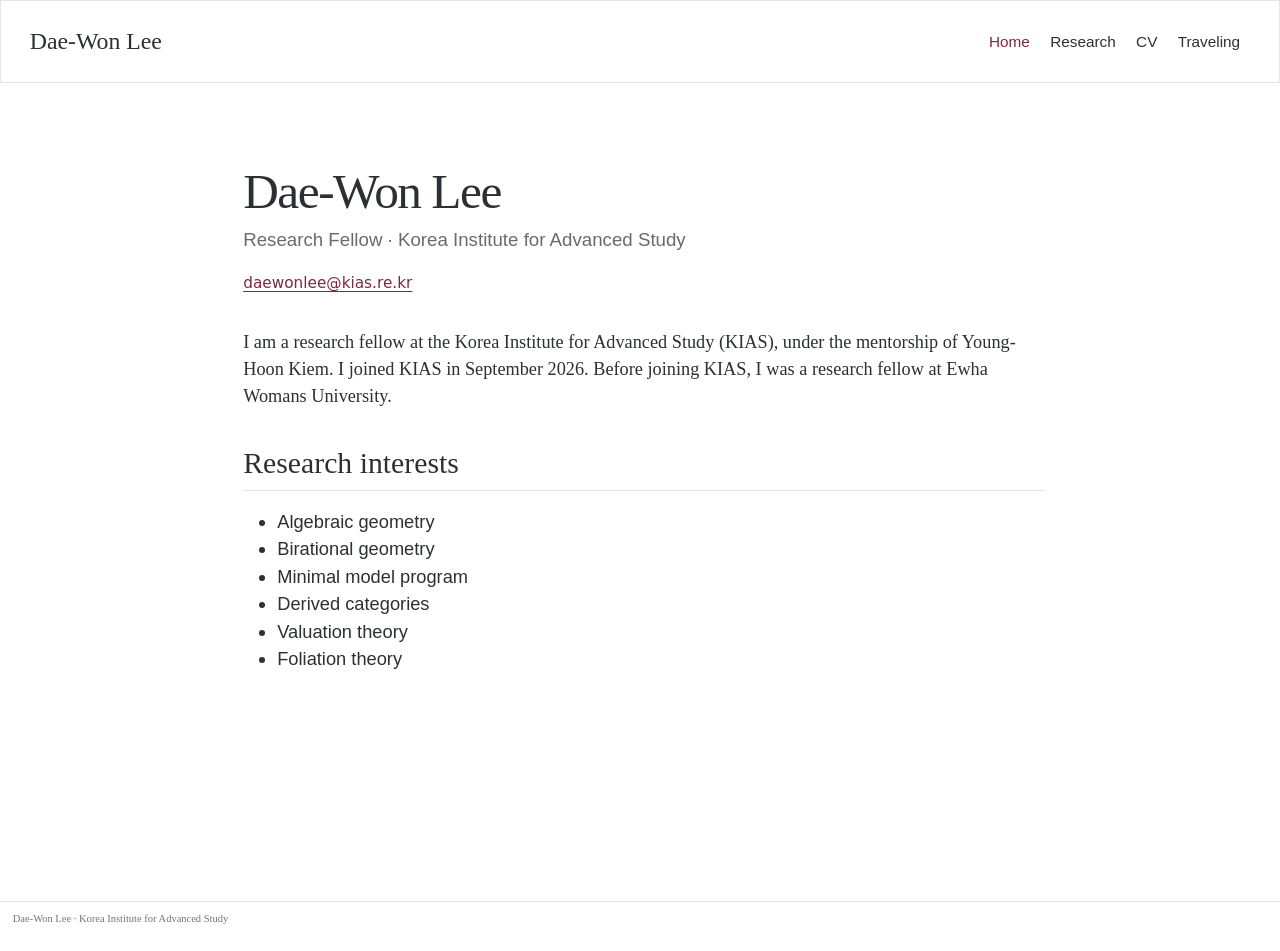
<file: docs/index.html>
<!DOCTYPE html>
<html xmlns="http://www.w3.org/1999/xhtml" lang="en" xml:lang="en"><head>

<meta charset="utf-8">
<meta name="generator" content="quarto-1.10.19">

<meta name="viewport" content="width=device-width, initial-scale=1.0, user-scalable=yes">

<meta name="description" content="My research interests lie broadly in algebraic geometry, with an emphasis on birational geometry.">

<title>Dae-Won Lee</title>
<style>
/* Default styles provided by pandoc.
** See https://pandoc.org/MANUAL.html#variables-for-html for config info.
*/
span.smallcaps{font-variant: small-caps;}
div.columns{display: flex; gap: 1.5em;}
div.column{flex: auto;}
@media screen {
div.columns{gap: min(4vw, 1.5em);}
div.column{overflow-x: auto;}
}
div.hanging-indent{margin-left: 1.5em; text-indent: -1.5em;}
ul.task-list{list-style: none;}
ul.task-list li input[type="checkbox"] {
  width: 0.8em;
  margin: 0 0.8em 0.2em -1em; /* quarto-specific, see https://github.com/quarto-dev/quarto-cli/issues/4556 */ 
  vertical-align: middle;
}
</style>


<script src="site_libs/quarto-nav/quarto-nav.js"></script>
<script src="site_libs/quarto-nav/headroom.min.js"></script>
<script src="site_libs/quarto-html/quarto.js" type="module"></script>
<script src="site_libs/quarto-html/tabsets/tabsets.js" type="module"></script>
<script src="site_libs/quarto-html/popper.min.js"></script>
<script src="site_libs/quarto-html/tippy.umd.min.js"></script>
<link href="site_libs/quarto-html/tippy.css" rel="stylesheet">
<link href="site_libs/quarto-html/quarto-syntax-highlighting-bf27225e3a48a9273f3daa8f8e829971.css" rel="stylesheet" id="quarto-text-highlighting-styles">
<script src="site_libs/bootstrap/bootstrap.min.js"></script>
<link href="site_libs/bootstrap/bootstrap-icons.css" rel="stylesheet">
<link href="site_libs/bootstrap/bootstrap-cd522dc3dabd6bd9a3ebb1998e235a8b.min.css" rel="stylesheet" append-hash="true" id="quarto-bootstrap" data-mode="light">
<script id="quarto-search-options" type="application/json">{
  "language": {
    "search-no-results-text": "No results",
    "search-matching-documents-text": "matching documents",
    "search-copy-link-title": "Copy link to search",
    "search-hide-matches-text": "Hide additional matches",
    "search-more-match-text": "more match in this document",
    "search-more-matches-text": "more matches in this document",
    "search-clear-button-title": "Clear",
    "search-text-placeholder": "",
    "search-detached-cancel-button-title": "Cancel",
    "search-submit-button-title": "Submit",
    "search-label": "Search"
  }
}</script>
<style>html{ scroll-behavior: smooth; }</style>
<meta name="google-site-verification" content="vKOrolcB4r6mJ3y9AFU57G1YT8x3MfQFKat-1D2iKwM">


<meta property="og:title" content="Dae-Won Lee">
<meta property="og:description" content="My research interests lie broadly in algebraic geometry, with an emphasis on birational geometry.">
<meta property="og:site_name" content="Dae-Won Lee">
<link rel="canonical" href="https://daewonlee92.github.io/">
</head>

<body class="nav-fixed home fullcontent quarto-light">

<div id="quarto-search-results"></div>
  <header id="quarto-header" class="headroom fixed-top">
    <nav class="navbar navbar-expand-lg " data-bs-theme="dark">
      <div class="navbar-container container-fluid">
      <div class="navbar-brand-container mx-auto">
    <a class="navbar-brand" href="./index.html">
    <span class="navbar-title">Dae-Won Lee</span>
    </a>
  </div>
          <button class="navbar-toggler" type="button" data-bs-toggle="collapse" data-bs-target="#navbarCollapse" aria-controls="navbarCollapse" role="menu" aria-expanded="false" aria-label="Toggle navigation" onclick="if (window.quartoToggleHeadroom) { window.quartoToggleHeadroom(); }">
  <span class="navbar-toggler-icon"></span>
</button>
          <div class="collapse navbar-collapse" id="navbarCollapse">
            <ul class="navbar-nav navbar-nav-scroll me-auto">
</ul>
            <ul class="navbar-nav navbar-nav-scroll ms-auto">
  <li class="nav-item">
    <a class="nav-link active" href="./index.html" aria-current="page"> 
<span class="menu-text">Home</span></a>
  </li>  
  <li class="nav-item">
    <a class="nav-link" href="./research.html"> 
<span class="menu-text">Research</span></a>
  </li>  
  <li class="nav-item">
    <a class="nav-link" href="./cv.html"> 
<span class="menu-text">CV</span></a>
  </li>  
  <li class="nav-item">
    <a class="nav-link" href="./conferences.html"> 
<span class="menu-text">Traveling</span></a>
  </li>  
</ul>
          </div> <!-- /navcollapse -->
            <div class="quarto-navbar-tools">
</div>
      </div> <!-- /container-fluid -->
    </nav>
</header>
<!-- content -->
<div id="quarto-content" class="quarto-container page-columns page-rows-contents page-layout-article page-navbar">
<!-- sidebar -->
<!-- margin-sidebar -->
    
<!-- main -->
<main class="content" id="quarto-document-content">

<header id="title-block-header" class="quarto-title-block default">
<div class="quarto-title">
<h1 class="title">Dae-Won Lee</h1>
<p class="subtitle lead">Research Fellow · Korea Institute for Advanced Study</p>
</div>



<div class="quarto-title-meta">

    
  
    
  </div>
  


</header>


<div class="profile-contact">
<p><a href="mailto:daewonlee@kias.re.kr">daewonlee@kias.re.kr</a></p>
</div>
<p>I am a research fellow at the Korea Institute for Advanced Study (KIAS), under the mentorship of Young-Hoon Kiem. I joined KIAS in September 2026. Before joining KIAS, I was a research fellow at Ewha Womans University.</p>
<section id="research-interests" class="level2">
<h2 data-anchor-id="research-interests">Research interests</h2>
<ul>
<li>Algebraic geometry</li>
<li>Birational geometry</li>
<li>Minimal model program</li>
<li>Derived categories</li>
<li>Valuation theory</li>
<li>Foliation theory</li>
</ul>


</section>

</main> <!-- /main -->
<script id="quarto-html-after-body" type="application/javascript">
  window.document.addEventListener("DOMContentLoaded", function (event) {
      var localhostRegex = new RegExp(/^(?:http|https):\/\/localhost\:?[0-9]*\//);
      var mailtoRegex = new RegExp(/^mailto:/);
        var filterRegex = new RegExp("https:\/\/daewonlee92\.github\.io\/");
      var isInternal = (href) => {
          return filterRegex.test(href) || localhostRegex.test(href) || mailtoRegex.test(href);
      }
      // Inspect non-navigation links and adorn them if external
     var links = window.document.querySelectorAll('a[href]:not(.nav-link):not(.navbar-brand):not(.toc-action):not(.sidebar-link):not(.sidebar-item-toggle):not(.pagination-link):not(.no-external):not([aria-hidden]):not(.dropdown-item):not(.quarto-navigation-tool):not(.about-link)');
      for (var i=0; i<links.length; i++) {
        const link = links[i];
        if (!isInternal(link.href)) {
          // undo the damage that might have been done by quarto-nav.js in the case of
          // links that we want to consider external
          if (link.dataset.originalHref !== undefined) {
            link.href = link.dataset.originalHref;
          }
        }
      }
    function tippyHover(el, contentFn, onTriggerFn, onUntriggerFn) {
      const config = {
        allowHTML: true,
        maxWidth: 500,
        delay: 100,
        arrow: false,
        appendTo: function(el) {
            return el.parentElement;
        },
        interactive: true,
        interactiveBorder: 10,
        theme: 'quarto',
        placement: 'bottom-start',
      };
      if (contentFn) {
        config.content = contentFn;
      }
      if (onTriggerFn) {
        config.onTrigger = onTriggerFn;
      }
      if (onUntriggerFn) {
        config.onUntrigger = onUntriggerFn;
      }
      window.tippy(el, config); 
    }
    const noterefs = window.document.querySelectorAll('a[role="doc-noteref"]');
    for (var i=0; i<noterefs.length; i++) {
      const ref = noterefs[i];
      tippyHover(ref, function() {
        // use id or data attribute instead here
        let href = ref.getAttribute('data-footnote-href') || ref.getAttribute('href');
        try { href = new URL(href).hash; } catch {}
        const id = href.replace(/^#\/?/, "");
        const note = window.document.getElementById(id);
        if (note) {
          return note.innerHTML;
        } else {
          return "";
        }
      });
    }
    const xrefs = window.document.querySelectorAll('a.quarto-xref');
    const processXRef = (id, note) => {
      // Strip column container classes
      const stripColumnClz = (el) => {
        el.classList.remove("page-full", "page-columns");
        if (el.children) {
          for (const child of el.children) {
            stripColumnClz(child);
          }
        }
      }
      stripColumnClz(note)
      if (id === null || id.startsWith('sec-')) {
        // Special case sections, only their first couple elements
        const container = document.createElement("div");
        if (note.children && note.children.length > 2) {
          container.appendChild(note.children[0].cloneNode(true));
          for (let i = 1; i < note.children.length; i++) {
            const child = note.children[i];
            if (child.tagName === "P" && child.innerText === "") {
              continue;
            } else {
              container.appendChild(child.cloneNode(true));
              break;
            }
          }
          if (window.Quarto?.typesetMath) {
            window.Quarto.typesetMath(container);
          }
          return container.innerHTML
        } else {
          if (window.Quarto?.typesetMath) {
            window.Quarto.typesetMath(note);
          }
          return note.innerHTML;
        }
      } else {
        // Remove any anchor links if they are present
        const anchorLink = note.querySelector('a.anchorjs-link');
        if (anchorLink) {
          anchorLink.remove();
        }
        if (window.Quarto?.typesetMath) {
          window.Quarto.typesetMath(note);
        }
        if (note.classList.contains("callout")) {
          return note.outerHTML;
        } else {
          return note.innerHTML;
        }
      }
    }
    for (var i=0; i<xrefs.length; i++) {
      const xref = xrefs[i];
      tippyHover(xref, undefined, function(instance) {
        instance.disable();
        let url = xref.getAttribute('href');
        let hash = undefined; 
        if (url.startsWith('#')) {
          hash = url;
        } else {
          try { hash = new URL(url).hash; } catch {}
        }
        if (hash) {
          const id = hash.replace(/^#\/?/, "");
          const note = window.document.getElementById(id);
          if (note !== null) {
            try {
              const html = processXRef(id, note.cloneNode(true));
              instance.setContent(html);
            } finally {
              instance.enable();
              instance.show();
            }
          } else {
            // See if we can fetch this
            fetch(url.split('#')[0])
            .then(res => res.text())
            .then(html => {
              const parser = new DOMParser();
              const htmlDoc = parser.parseFromString(html, "text/html");
              const note = htmlDoc.getElementById(id);
              if (note !== null) {
                const html = processXRef(id, note);
                instance.setContent(html);
              } 
            }).finally(() => {
              instance.enable();
              instance.show();
            });
          }
        } else {
          // See if we can fetch a full url (with no hash to target)
          // This is a special case and we should probably do some content thinning / targeting
          fetch(url)
          .then(res => res.text())
          .then(html => {
            const parser = new DOMParser();
            const htmlDoc = parser.parseFromString(html, "text/html");
            const note = htmlDoc.querySelector('main.content');
            if (note !== null) {
              // This should only happen for chapter cross references
              // (since there is no id in the URL)
              // remove the first header
              if (note.children.length > 0 && note.children[0].tagName === "HEADER") {
                note.children[0].remove();
              }
              const html = processXRef(null, note);
              instance.setContent(html);
            } 
          }).finally(() => {
            instance.enable();
            instance.show();
          });
        }
      }, function(instance) {
      });
    }
        let selectedAnnoteEl;
        const selectorForAnnotation = ( cell, annotation) => {
          let cellAttr = 'data-code-cell="' + cell + '"';
          let lineAttr = 'data-code-annotation="' +  annotation + '"';
          const selector = 'span[' + cellAttr + '][' + lineAttr + ']';
          return selector;
        }
        const selectCodeLines = (annoteEl) => {
          const doc = window.document;
          const targetCell = annoteEl.getAttribute("data-target-cell");
          const targetAnnotation = annoteEl.getAttribute("data-target-annotation");
          const annoteSpan = window.document.querySelector(selectorForAnnotation(targetCell, targetAnnotation));
          const lines = annoteSpan.getAttribute("data-code-lines").split(",");
          const lineIds = lines.map((line) => {
            return targetCell + "-" + line;
          })
          let top = null;
          let height = null;
          let parent = null;
          if (lineIds.length > 0) {
              //compute the position of the single el (top and bottom and make a div)
              const el = window.document.getElementById(lineIds[0]);
              top = el.offsetTop;
              height = el.offsetHeight;
              parent = el.parentElement.parentElement;
            if (lineIds.length > 1) {
              const lastEl = window.document.getElementById(lineIds[lineIds.length - 1]);
              const bottom = lastEl.offsetTop + lastEl.offsetHeight;
              height = bottom - top;
            }
            if (top !== null && height !== null && parent !== null) {
              // cook up a div (if necessary) and position it 
              let div = window.document.getElementById("code-annotation-line-highlight");
              if (div === null) {
                div = window.document.createElement("div");
                div.setAttribute("id", "code-annotation-line-highlight");
                div.style.position = 'absolute';
                parent.appendChild(div);
              }
              div.style.top = top - 2 + "px";
              div.style.height = height + 4 + "px";
              div.style.left = 0;
              let gutterDiv = window.document.getElementById("code-annotation-line-highlight-gutter");
              if (gutterDiv === null) {
                gutterDiv = window.document.createElement("div");
                gutterDiv.setAttribute("id", "code-annotation-line-highlight-gutter");
                gutterDiv.style.position = 'absolute';
                const codeCell = window.document.getElementById(targetCell);
                const gutter = codeCell.querySelector('.code-annotation-gutter');
                gutter.appendChild(gutterDiv);
              }
              gutterDiv.style.top = top - 2 + "px";
              gutterDiv.style.height = height + 4 + "px";
            }
            selectedAnnoteEl = annoteEl;
          }
        };
        const unselectCodeLines = () => {
          const elementsIds = ["code-annotation-line-highlight", "code-annotation-line-highlight-gutter"];
          elementsIds.forEach((elId) => {
            const div = window.document.getElementById(elId);
            if (div) {
              div.remove();
            }
          });
          selectedAnnoteEl = undefined;
        };
          // Handle positioning of the toggle
      window.addEventListener(
        "resize",
        throttle(() => {
          elRect = undefined;
          if (selectedAnnoteEl) {
            selectCodeLines(selectedAnnoteEl);
          }
        }, 10)
      );
      function throttle(fn, ms) {
      let throttle = false;
      let timer;
        return (...args) => {
          if(!throttle) { // first call gets through
              fn.apply(this, args);
              throttle = true;
          } else { // all the others get throttled
              if(timer) clearTimeout(timer); // cancel #2
              timer = setTimeout(() => {
                fn.apply(this, args);
                timer = throttle = false;
              }, ms);
          }
        };
      }
        // Attach click handler to the DT
        const annoteDls = window.document.querySelectorAll('dt[data-target-cell]');
        for (const annoteDlNode of annoteDls) {
          annoteDlNode.addEventListener('click', (event) => {
            const clickedEl = event.target;
            if (clickedEl !== selectedAnnoteEl) {
              unselectCodeLines();
              const activeEl = window.document.querySelector('dt[data-target-cell].code-annotation-active');
              if (activeEl) {
                activeEl.classList.remove('code-annotation-active');
              }
              selectCodeLines(clickedEl);
              clickedEl.classList.add('code-annotation-active');
            } else {
              // Unselect the line
              unselectCodeLines();
              clickedEl.classList.remove('code-annotation-active');
            }
          });
        }
    const findCites = (el) => {
      const parentEl = el.parentElement;
      if (parentEl) {
        const cites = parentEl.dataset.cites;
        if (cites) {
          return {
            el,
            cites: cites.split(' ')
          };
        } else {
          return findCites(el.parentElement)
        }
      } else {
        return undefined;
      }
    };
    var bibliorefs = window.document.querySelectorAll('a[role="doc-biblioref"]');
    for (var i=0; i<bibliorefs.length; i++) {
      const ref = bibliorefs[i];
      const citeInfo = findCites(ref);
      if (citeInfo) {
        tippyHover(citeInfo.el, function() {
          var popup = window.document.createElement('div');
          citeInfo.cites.forEach(function(cite) {
            var citeDiv = window.document.createElement('div');
            citeDiv.classList.add('hanging-indent');
            citeDiv.classList.add('csl-entry');
            var biblioDiv = window.document.getElementById('ref-' + cite);
            if (biblioDiv) {
              citeDiv.innerHTML = biblioDiv.innerHTML;
            }
            popup.appendChild(citeDiv);
          });
          return popup.innerHTML;
        });
      }
    }
  });
  </script>
</div> <!-- /content -->
<footer class="footer">
  <div class="nav-footer">
    <div class="nav-footer-left">
<p>Dae-Won Lee · Korea Institute for Advanced Study</p>
</div>   
    <div class="nav-footer-center">
      &nbsp;
    </div>
    <div class="nav-footer-right">
      &nbsp;
    </div>
  </div>
</footer>




<script src="site_libs/quarto-html/zenscroll-min.js"></script>
</body></html>
</file>
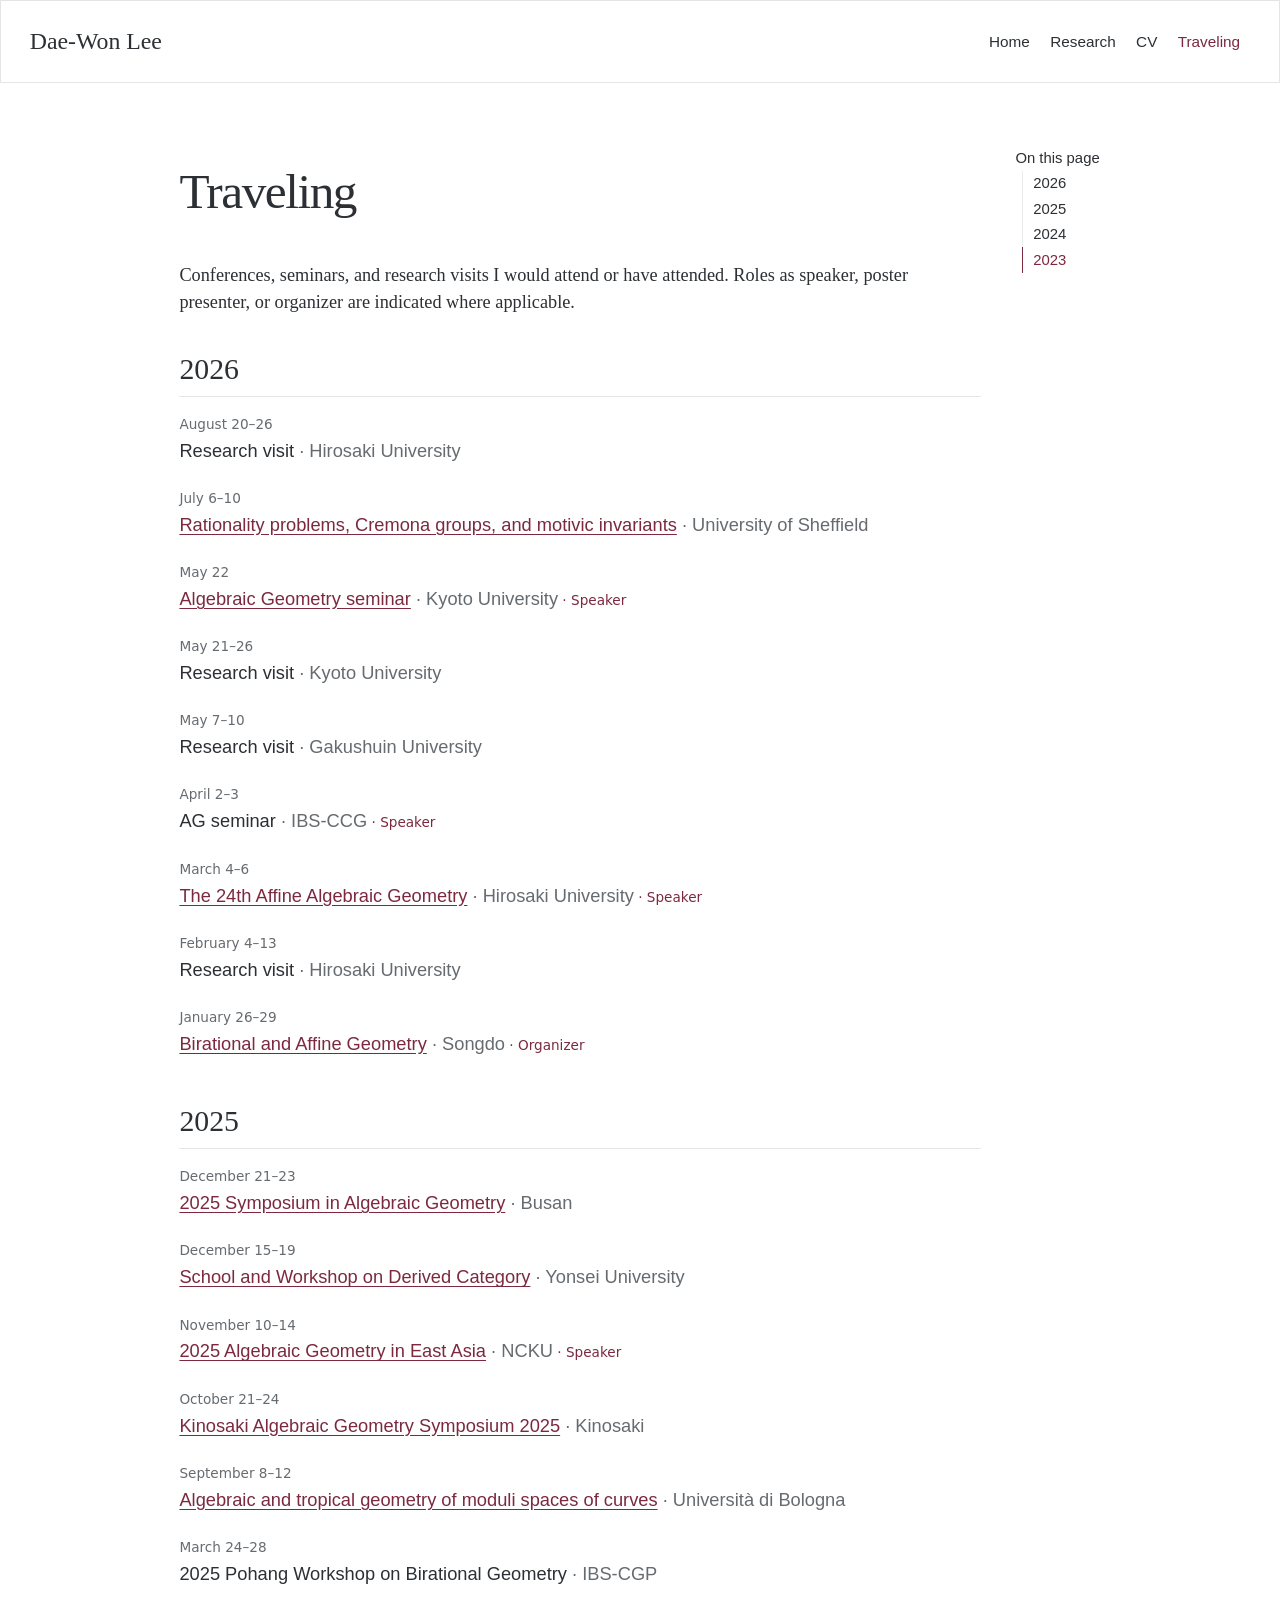
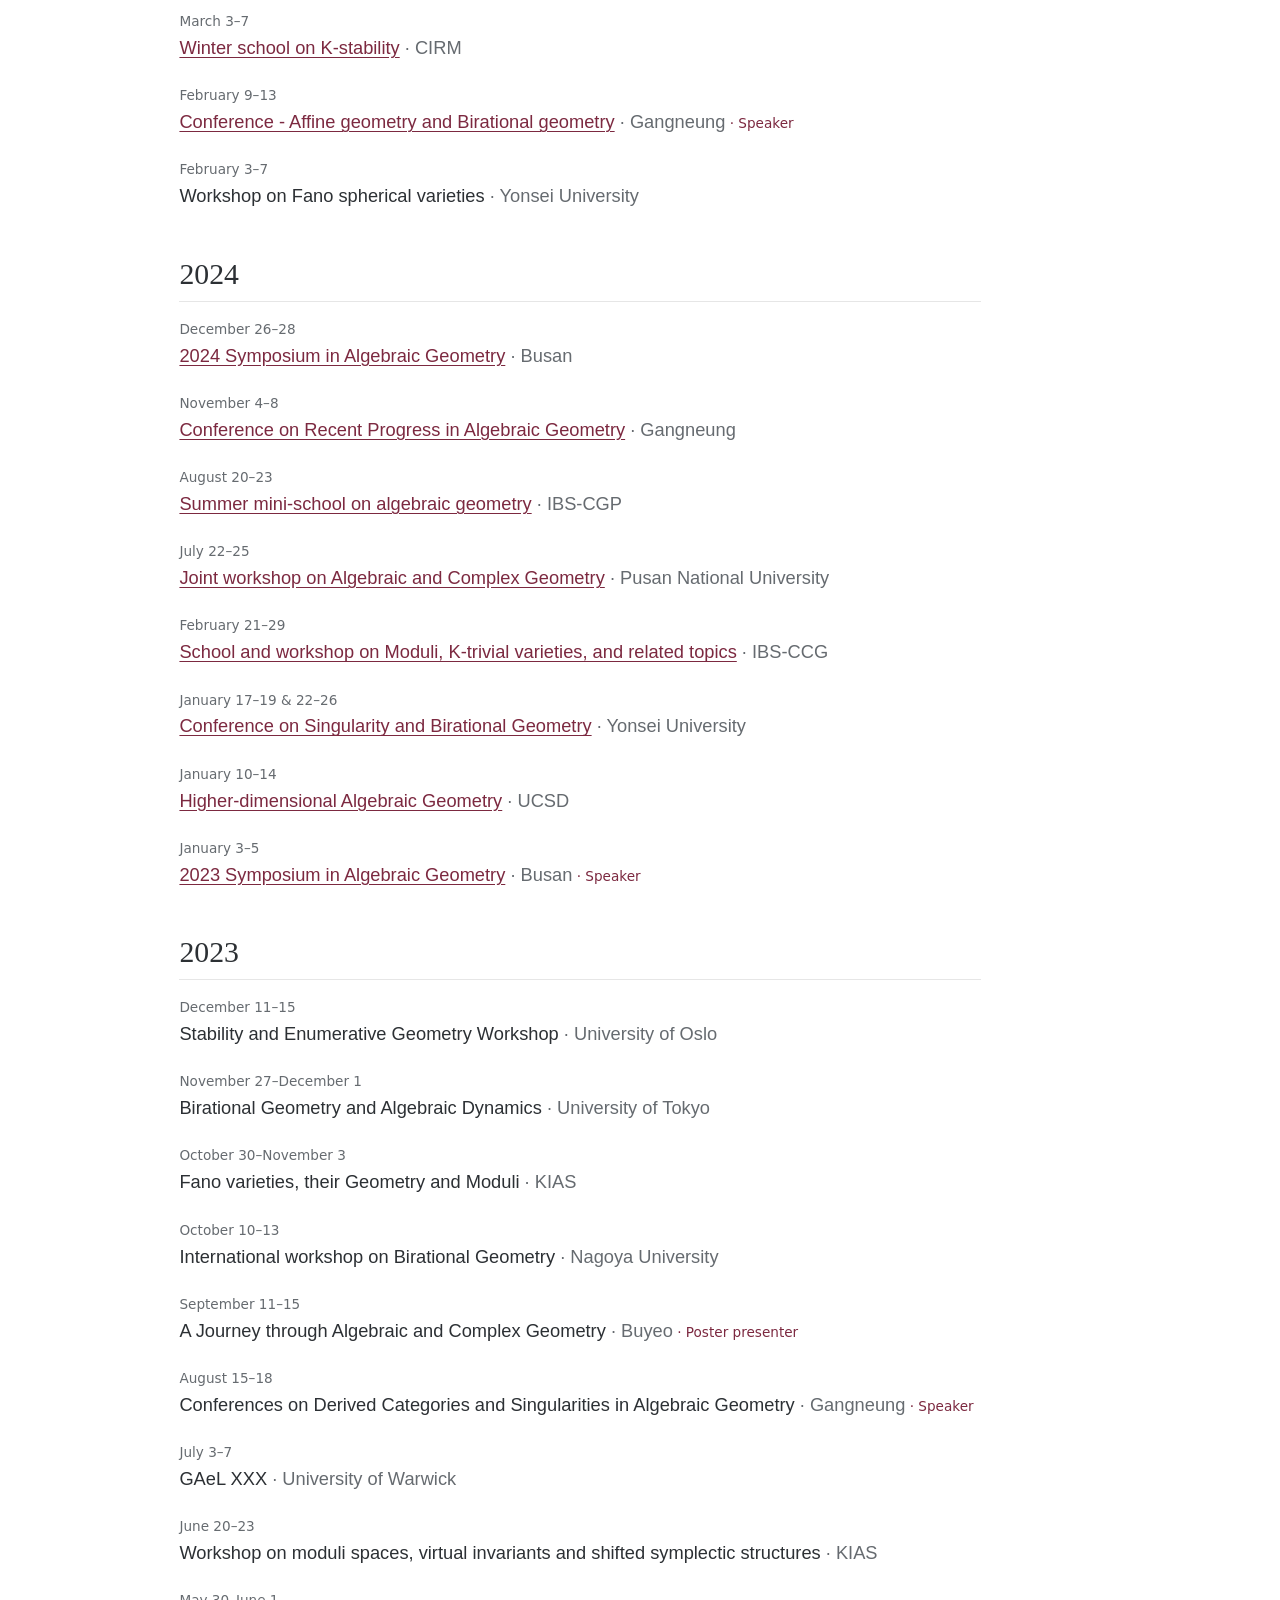
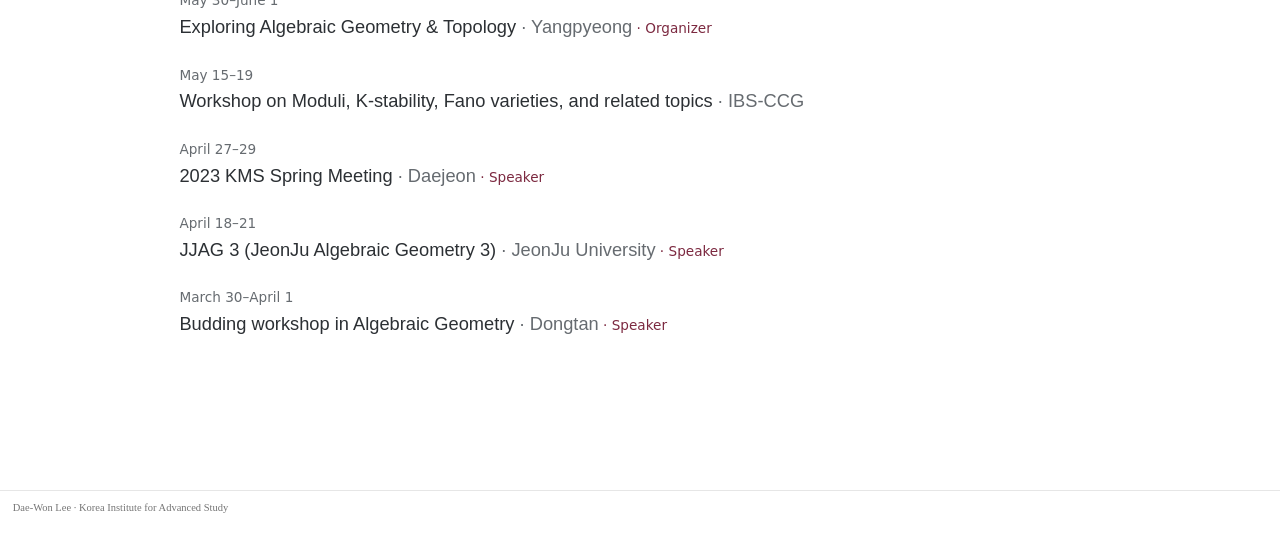
<file: docs/conferences.html>
<!DOCTYPE html>
<html xmlns="http://www.w3.org/1999/xhtml" lang="en" xml:lang="en"><head>

<meta charset="utf-8">
<meta name="generator" content="quarto-1.10.19">

<meta name="viewport" content="width=device-width, initial-scale=1.0, user-scalable=yes">


<title>Traveling – Dae-Won Lee</title>
<style>
/* Default styles provided by pandoc.
** See https://pandoc.org/MANUAL.html#variables-for-html for config info.
*/
span.smallcaps{font-variant: small-caps;}
div.columns{display: flex; gap: 1.5em;}
div.column{flex: auto;}
@media screen {
div.columns{gap: min(4vw, 1.5em);}
div.column{overflow-x: auto;}
}
div.hanging-indent{margin-left: 1.5em; text-indent: -1.5em;}
ul.task-list{list-style: none;}
ul.task-list li input[type="checkbox"] {
  width: 0.8em;
  margin: 0 0.8em 0.2em -1em; /* quarto-specific, see https://github.com/quarto-dev/quarto-cli/issues/4556 */ 
  vertical-align: middle;
}
</style>


<script src="site_libs/quarto-nav/quarto-nav.js"></script>
<script src="site_libs/quarto-nav/headroom.min.js"></script>
<script src="site_libs/quarto-html/quarto.js" type="module"></script>
<script src="site_libs/quarto-html/tabsets/tabsets.js" type="module"></script>
<script src="site_libs/quarto-html/popper.min.js"></script>
<script src="site_libs/quarto-html/tippy.umd.min.js"></script>
<link href="site_libs/quarto-html/tippy.css" rel="stylesheet">
<link href="site_libs/quarto-html/quarto-syntax-highlighting-bf27225e3a48a9273f3daa8f8e829971.css" rel="stylesheet" id="quarto-text-highlighting-styles">
<script src="site_libs/bootstrap/bootstrap.min.js"></script>
<link href="site_libs/bootstrap/bootstrap-icons.css" rel="stylesheet">
<link href="site_libs/bootstrap/bootstrap-cd522dc3dabd6bd9a3ebb1998e235a8b.min.css" rel="stylesheet" append-hash="true" id="quarto-bootstrap" data-mode="light">
<script id="quarto-search-options" type="application/json">{
  "language": {
    "search-no-results-text": "No results",
    "search-matching-documents-text": "matching documents",
    "search-copy-link-title": "Copy link to search",
    "search-hide-matches-text": "Hide additional matches",
    "search-more-match-text": "more match in this document",
    "search-more-matches-text": "more matches in this document",
    "search-clear-button-title": "Clear",
    "search-text-placeholder": "",
    "search-detached-cancel-button-title": "Cancel",
    "search-submit-button-title": "Submit",
    "search-label": "Search"
  }
}</script>
<style>html{ scroll-behavior: smooth; }</style>


<meta property="og:title" content="Traveling – Dae-Won Lee">
<meta property="og:description" content="My research interests lie broadly in algebraic geometry, with an emphasis on birational geometry.">
<meta property="og:site_name" content="Dae-Won Lee">
<link rel="canonical" href="https://daewonlee92.github.io/conferences.html">
</head>

<body class="nav-fixed quarto-light">

<div id="quarto-search-results"></div>
  <header id="quarto-header" class="headroom fixed-top">
    <nav class="navbar navbar-expand-lg " data-bs-theme="dark">
      <div class="navbar-container container-fluid">
      <div class="navbar-brand-container mx-auto">
    <a class="navbar-brand" href="./index.html">
    <span class="navbar-title">Dae-Won Lee</span>
    </a>
  </div>
          <button class="navbar-toggler" type="button" data-bs-toggle="collapse" data-bs-target="#navbarCollapse" aria-controls="navbarCollapse" role="menu" aria-expanded="false" aria-label="Toggle navigation" onclick="if (window.quartoToggleHeadroom) { window.quartoToggleHeadroom(); }">
  <span class="navbar-toggler-icon"></span>
</button>
          <div class="collapse navbar-collapse" id="navbarCollapse">
            <ul class="navbar-nav navbar-nav-scroll me-auto">
</ul>
            <ul class="navbar-nav navbar-nav-scroll ms-auto">
  <li class="nav-item">
    <a class="nav-link" href="./index.html"> 
<span class="menu-text">Home</span></a>
  </li>  
  <li class="nav-item">
    <a class="nav-link" href="./research.html"> 
<span class="menu-text">Research</span></a>
  </li>  
  <li class="nav-item">
    <a class="nav-link" href="./cv.html"> 
<span class="menu-text">CV</span></a>
  </li>  
  <li class="nav-item">
    <a class="nav-link active" href="./conferences.html" aria-current="page"> 
<span class="menu-text">Traveling</span></a>
  </li>  
</ul>
          </div> <!-- /navcollapse -->
            <div class="quarto-navbar-tools">
</div>
      </div> <!-- /container-fluid -->
    </nav>
</header>
<!-- content -->
<div id="quarto-content" class="quarto-container page-columns page-rows-contents page-layout-article page-navbar">
<!-- sidebar -->
<!-- margin-sidebar -->
    <div id="quarto-margin-sidebar" class="sidebar margin-sidebar">
        <nav id="TOC" role="doc-toc" class="toc-active">
    <h2 id="toc-title">On this page</h2>
   
  <ul>
  <li><a href="#year-2026" id="toc-year-2026" class="nav-link active" data-scroll-target="#year-2026">2026</a></li>
  <li><a href="#year-2025" id="toc-year-2025" class="nav-link" data-scroll-target="#year-2025">2025</a></li>
  <li><a href="#year-2024" id="toc-year-2024" class="nav-link" data-scroll-target="#year-2024">2024</a></li>
  <li><a href="#year-2023" id="toc-year-2023" class="nav-link" data-scroll-target="#year-2023">2023</a></li>
  </ul>
</nav>
    </div>
<!-- main -->
<main class="content" id="quarto-document-content">

<header id="title-block-header" class="quarto-title-block default">
<div class="quarto-title">
<h1 class="title">Traveling</h1>
</div>



<div class="quarto-title-meta">

    
  
    
  </div>
  


</header>


<p>Conferences, seminars, and research visits I would attend or have attended. Roles as speaker, poster presenter, or organizer are indicated where applicable.</p>
<section id="year-2026" class="level2">
<h2 data-anchor-id="year-2026">2026</h2>
<ul class="event-list">
<li>
<span class="event-date">August 20–26</span><span class="event-content">Research visit<span class="event-place"> · Hirosaki University</span></span>
</li>
<li>
<span class="event-date">July 6–10</span><span class="event-content"><a href="https://sites.google.com/sheffield.ac.uk/lms-sheffield-2026/home">Rationality problems, Cremona groups, and motivic invariants</a><span class="event-place"> · University of Sheffield</span></span>
</li>
<li>
<span class="event-date">May 22</span><span class="event-content"><a href="https://www.math.kyoto-u.ac.jp/ja/event/seminar/6011">Algebraic Geometry seminar</a><span class="event-place"> · Kyoto University</span><span class="event-role"> · Speaker</span></span>
</li>
<li>
<span class="event-date">May 21–26</span><span class="event-content">Research visit<span class="event-place"> · Kyoto University</span></span>
</li>
<li>
<span class="event-date">May 7–10</span><span class="event-content">Research visit<span class="event-place"> · Gakushuin University</span></span>
</li>
<li>
<span class="event-date">April 2–3</span><span class="event-content">AG seminar<span class="event-place"> · IBS-CCG</span><span class="event-role"> · Speaker</span></span>
</li>
<li>
<span class="event-date">March 4–6</span><span class="event-content"><a href="https://dubouloz.perso.math.cnrs.fr/Confs/AAG-24-Hirosaki-2026/index.html">The 24th Affine Algebraic Geometry</a><span class="event-place"> · Hirosaki University</span><span class="event-role"> · Speaker</span></span>
</li>
<li>
<span class="event-date">February 4–13</span><span class="event-content">Research visit<span class="event-place"> · Hirosaki University</span></span>
</li>
<li>
<span class="event-date">January 26–29</span><span class="event-content"><a href="https://sites.google.com/view/ba-geometry-incheon">Birational and Affine Geometry</a><span class="event-place"> · Songdo</span><span class="event-role"> · Organizer</span></span>
</li>
</ul>
</section>
<section id="year-2025" class="level2">
<h2 data-anchor-id="year-2025">2025</h2>
<ul class="event-list">
<li>
<span class="event-date">December 21–23</span><span class="event-content"><a href="http://events.kias.re.kr/h/SAG25/">2025 Symposium in Algebraic Geometry</a><span class="event-place"> · Busan</span></span>
</li>
<li>
<span class="event-date">December 15–19</span><span class="event-content"><a href="https://sites.google.com/view/derived-yonsei">School and Workshop on Derived Category</a><span class="event-place"> · Yonsei University</span></span>
</li>
<li>
<span class="event-date">November 10–14</span><span class="event-content"><a href="https://sites.google.com/ncts.ntu.edu.tw/2025-algebraic-geometry-in/2025-agea">2025 Algebraic Geometry in East Asia</a><span class="event-place"> · NCKU</span><span class="event-role"> · Speaker</span></span>
</li>
<li>
<span class="event-date">October 21–24</span><span class="event-content"><a href="https://sites.google.com/view/kinosaki2025/%E3%83%9B%E3%83%BC%E3%83%A0">Kinosaki Algebraic Geometry Symposium 2025</a><span class="event-place"> · Kinosaki</span></span>
</li>
<li>
<span class="event-date">September 8–12</span><span class="event-content"><a href="https://sites.google.com/view/bologna25algtropcurves/home-page">Algebraic and tropical geometry of moduli spaces of curves</a><span class="event-place"> · Università di Bologna</span></span>
</li>
<li>
<span class="event-date">March 24–28</span><span class="event-content">2025 Pohang Workshop on Birational Geometry<span class="event-place"> · IBS-CGP</span></span>
</li>
<li>
<span class="event-date">March 3–7</span><span class="event-content"><a href="https://conferences.cirm-math.fr/3167.html">Winter school on K-stability</a><span class="event-place"> · CIRM</span></span>
</li>
<li>
<span class="event-date">February 9–13</span><span class="event-content"><a href="https://sites.google.com/view/conference-ab-geometry">Conference - Affine geometry and Birational geometry</a><span class="event-place"> · Gangneung</span><span class="event-role"> · Speaker</span></span>
</li>
<li>
<span class="event-date">February 3–7</span><span class="event-content">Workshop on Fano spherical varieties<span class="event-place"> · Yonsei University</span></span>
</li>
</ul>
</section>
<section id="year-2024" class="level2">
<h2 data-anchor-id="year-2024">2024</h2>
<ul class="event-list">
<li>
<span class="event-date">December 26–28</span><span class="event-content"><a href="http://events.kias.re.kr/h/SAG2024/">2024 Symposium in Algebraic Geometry</a><span class="event-place"> · Busan</span></span>
</li>
<li>
<span class="event-date">November 4–8</span><span class="event-content"><a href="https://sites.google.com/view/crpag/home?authuser=0">Conference on Recent Progress in Algebraic Geometry</a><span class="event-place"> · Gangneung</span></span>
</li>
<li>
<span class="event-date">August 20–23</span><span class="event-content"><a href="https://cgp.ibs.re.kr/conferences/2024SMSAG/">Summer mini-school on algebraic geometry</a><span class="event-place"> · IBS-CGP</span></span>
</li>
<li>
<span class="event-date">July 22–25</span><span class="event-content"><a href="https://sites.google.com/view/cgag2024s">Joint workshop on Algebraic and Complex Geometry</a><span class="event-place"> · Pusan National University</span></span>
</li>
<li>
<span class="event-date">February 21–29</span><span class="event-content"><a href="https://ccg.ibs.re.kr/event/2024-02-21-29/">School and workshop on Moduli, K-trivial varieties, and related topics</a><span class="event-place"> · IBS-CCG</span></span>
</li>
<li>
<span class="event-date">January 17–19 &amp; 22–26</span><span class="event-content"><a href="https://sites.google.com/view/2024-csbkr/home">Conference on Singularity and Birational Geometry</a><span class="event-place"> · Yonsei University</span></span>
</li>
<li>
<span class="event-date">January 10–14</span><span class="event-content"><a href="https://lehmannb3.wixsite.com/james-60">Higher-dimensional Algebraic Geometry</a><span class="event-place"> · UCSD</span></span>
</li>
<li>
<span class="event-date">January 3–5</span><span class="event-content"><a href="http://events.kias.re.kr/h/SAG24/">2023 Symposium in Algebraic Geometry</a><span class="event-place"> · Busan</span><span class="event-role"> · Speaker</span></span>
</li>
</ul>
</section>
<section id="year-2023" class="level2">
<h2 data-anchor-id="year-2023">2023</h2>
<ul class="event-list">
<li>
<span class="event-date">December 11–15</span><span class="event-content">Stability and Enumerative Geometry Workshop<span class="event-place"> · University of Oslo</span></span>
</li>
<li>
<span class="event-date">November 27–December 1</span><span class="event-content">Birational Geometry and Algebraic Dynamics<span class="event-place"> · University of Tokyo</span></span>
</li>
<li>
<span class="event-date">October 30–November 3</span><span class="event-content">Fano varieties, their Geometry and Moduli<span class="event-place"> · KIAS</span></span>
</li>
<li>
<span class="event-date">October 10–13</span><span class="event-content">International workshop on Birational Geometry<span class="event-place"> · Nagoya University</span></span>
</li>
<li>
<span class="event-date">September 11–15</span><span class="event-content">A Journey through Algebraic and Complex Geometry<span class="event-place"> · Buyeo</span><span class="event-role"> · Poster presenter</span></span>
</li>
<li>
<span class="event-date">August 15–18</span><span class="event-content">Conferences on Derived Categories and Singularities in Algebraic Geometry<span class="event-place"> · Gangneung</span><span class="event-role"> · Speaker</span></span>
</li>
<li>
<span class="event-date">July 3–7</span><span class="event-content">GAeL XXX<span class="event-place"> · University of Warwick</span></span>
</li>
<li>
<span class="event-date">June 20–23</span><span class="event-content">Workshop on moduli spaces, virtual invariants and shifted symplectic structures<span class="event-place"> · KIAS</span></span>
</li>
<li>
<span class="event-date">May 30–June 1</span><span class="event-content">Exploring Algebraic Geometry &amp; Topology<span class="event-place"> · Yangpyeong</span><span class="event-role"> · Organizer</span></span>
</li>
<li>
<span class="event-date">May 15–19</span><span class="event-content">Workshop on Moduli, K-stability, Fano varieties, and related topics<span class="event-place"> · IBS-CCG</span></span>
</li>
<li>
<span class="event-date">April 27–29</span><span class="event-content">2023 KMS Spring Meeting<span class="event-place"> · Daejeon</span><span class="event-role"> · Speaker</span></span>
</li>
<li>
<span class="event-date">April 18–21</span><span class="event-content">JJAG 3 (JeonJu Algebraic Geometry 3)<span class="event-place"> · JeonJu University</span><span class="event-role"> · Speaker</span></span>
</li>
<li>
<span class="event-date">March 30–April 1</span><span class="event-content">Budding workshop in Algebraic Geometry<span class="event-place"> · Dongtan</span><span class="event-role"> · Speaker</span></span>
</li>
</ul>


</section>

</main> <!-- /main -->
<script id="quarto-html-after-body" type="application/javascript">
  window.document.addEventListener("DOMContentLoaded", function (event) {
      var localhostRegex = new RegExp(/^(?:http|https):\/\/localhost\:?[0-9]*\//);
      var mailtoRegex = new RegExp(/^mailto:/);
        var filterRegex = new RegExp("https:\/\/daewonlee92\.github\.io\/");
      var isInternal = (href) => {
          return filterRegex.test(href) || localhostRegex.test(href) || mailtoRegex.test(href);
      }
      // Inspect non-navigation links and adorn them if external
     var links = window.document.querySelectorAll('a[href]:not(.nav-link):not(.navbar-brand):not(.toc-action):not(.sidebar-link):not(.sidebar-item-toggle):not(.pagination-link):not(.no-external):not([aria-hidden]):not(.dropdown-item):not(.quarto-navigation-tool):not(.about-link)');
      for (var i=0; i<links.length; i++) {
        const link = links[i];
        if (!isInternal(link.href)) {
          // undo the damage that might have been done by quarto-nav.js in the case of
          // links that we want to consider external
          if (link.dataset.originalHref !== undefined) {
            link.href = link.dataset.originalHref;
          }
        }
      }
    function tippyHover(el, contentFn, onTriggerFn, onUntriggerFn) {
      const config = {
        allowHTML: true,
        maxWidth: 500,
        delay: 100,
        arrow: false,
        appendTo: function(el) {
            return el.parentElement;
        },
        interactive: true,
        interactiveBorder: 10,
        theme: 'quarto',
        placement: 'bottom-start',
      };
      if (contentFn) {
        config.content = contentFn;
      }
      if (onTriggerFn) {
        config.onTrigger = onTriggerFn;
      }
      if (onUntriggerFn) {
        config.onUntrigger = onUntriggerFn;
      }
      window.tippy(el, config); 
    }
    const noterefs = window.document.querySelectorAll('a[role="doc-noteref"]');
    for (var i=0; i<noterefs.length; i++) {
      const ref = noterefs[i];
      tippyHover(ref, function() {
        // use id or data attribute instead here
        let href = ref.getAttribute('data-footnote-href') || ref.getAttribute('href');
        try { href = new URL(href).hash; } catch {}
        const id = href.replace(/^#\/?/, "");
        const note = window.document.getElementById(id);
        if (note) {
          return note.innerHTML;
        } else {
          return "";
        }
      });
    }
    const xrefs = window.document.querySelectorAll('a.quarto-xref');
    const processXRef = (id, note) => {
      // Strip column container classes
      const stripColumnClz = (el) => {
        el.classList.remove("page-full", "page-columns");
        if (el.children) {
          for (const child of el.children) {
            stripColumnClz(child);
          }
        }
      }
      stripColumnClz(note)
      if (id === null || id.startsWith('sec-')) {
        // Special case sections, only their first couple elements
        const container = document.createElement("div");
        if (note.children && note.children.length > 2) {
          container.appendChild(note.children[0].cloneNode(true));
          for (let i = 1; i < note.children.length; i++) {
            const child = note.children[i];
            if (child.tagName === "P" && child.innerText === "") {
              continue;
            } else {
              container.appendChild(child.cloneNode(true));
              break;
            }
          }
          if (window.Quarto?.typesetMath) {
            window.Quarto.typesetMath(container);
          }
          return container.innerHTML
        } else {
          if (window.Quarto?.typesetMath) {
            window.Quarto.typesetMath(note);
          }
          return note.innerHTML;
        }
      } else {
        // Remove any anchor links if they are present
        const anchorLink = note.querySelector('a.anchorjs-link');
        if (anchorLink) {
          anchorLink.remove();
        }
        if (window.Quarto?.typesetMath) {
          window.Quarto.typesetMath(note);
        }
        if (note.classList.contains("callout")) {
          return note.outerHTML;
        } else {
          return note.innerHTML;
        }
      }
    }
    for (var i=0; i<xrefs.length; i++) {
      const xref = xrefs[i];
      tippyHover(xref, undefined, function(instance) {
        instance.disable();
        let url = xref.getAttribute('href');
        let hash = undefined; 
        if (url.startsWith('#')) {
          hash = url;
        } else {
          try { hash = new URL(url).hash; } catch {}
        }
        if (hash) {
          const id = hash.replace(/^#\/?/, "");
          const note = window.document.getElementById(id);
          if (note !== null) {
            try {
              const html = processXRef(id, note.cloneNode(true));
              instance.setContent(html);
            } finally {
              instance.enable();
              instance.show();
            }
          } else {
            // See if we can fetch this
            fetch(url.split('#')[0])
            .then(res => res.text())
            .then(html => {
              const parser = new DOMParser();
              const htmlDoc = parser.parseFromString(html, "text/html");
              const note = htmlDoc.getElementById(id);
              if (note !== null) {
                const html = processXRef(id, note);
                instance.setContent(html);
              } 
            }).finally(() => {
              instance.enable();
              instance.show();
            });
          }
        } else {
          // See if we can fetch a full url (with no hash to target)
          // This is a special case and we should probably do some content thinning / targeting
          fetch(url)
          .then(res => res.text())
          .then(html => {
            const parser = new DOMParser();
            const htmlDoc = parser.parseFromString(html, "text/html");
            const note = htmlDoc.querySelector('main.content');
            if (note !== null) {
              // This should only happen for chapter cross references
              // (since there is no id in the URL)
              // remove the first header
              if (note.children.length > 0 && note.children[0].tagName === "HEADER") {
                note.children[0].remove();
              }
              const html = processXRef(null, note);
              instance.setContent(html);
            } 
          }).finally(() => {
            instance.enable();
            instance.show();
          });
        }
      }, function(instance) {
      });
    }
        let selectedAnnoteEl;
        const selectorForAnnotation = ( cell, annotation) => {
          let cellAttr = 'data-code-cell="' + cell + '"';
          let lineAttr = 'data-code-annotation="' +  annotation + '"';
          const selector = 'span[' + cellAttr + '][' + lineAttr + ']';
          return selector;
        }
        const selectCodeLines = (annoteEl) => {
          const doc = window.document;
          const targetCell = annoteEl.getAttribute("data-target-cell");
          const targetAnnotation = annoteEl.getAttribute("data-target-annotation");
          const annoteSpan = window.document.querySelector(selectorForAnnotation(targetCell, targetAnnotation));
          const lines = annoteSpan.getAttribute("data-code-lines").split(",");
          const lineIds = lines.map((line) => {
            return targetCell + "-" + line;
          })
          let top = null;
          let height = null;
          let parent = null;
          if (lineIds.length > 0) {
              //compute the position of the single el (top and bottom and make a div)
              const el = window.document.getElementById(lineIds[0]);
              top = el.offsetTop;
              height = el.offsetHeight;
              parent = el.parentElement.parentElement;
            if (lineIds.length > 1) {
              const lastEl = window.document.getElementById(lineIds[lineIds.length - 1]);
              const bottom = lastEl.offsetTop + lastEl.offsetHeight;
              height = bottom - top;
            }
            if (top !== null && height !== null && parent !== null) {
              // cook up a div (if necessary) and position it 
              let div = window.document.getElementById("code-annotation-line-highlight");
              if (div === null) {
                div = window.document.createElement("div");
                div.setAttribute("id", "code-annotation-line-highlight");
                div.style.position = 'absolute';
                parent.appendChild(div);
              }
              div.style.top = top - 2 + "px";
              div.style.height = height + 4 + "px";
              div.style.left = 0;
              let gutterDiv = window.document.getElementById("code-annotation-line-highlight-gutter");
              if (gutterDiv === null) {
                gutterDiv = window.document.createElement("div");
                gutterDiv.setAttribute("id", "code-annotation-line-highlight-gutter");
                gutterDiv.style.position = 'absolute';
                const codeCell = window.document.getElementById(targetCell);
                const gutter = codeCell.querySelector('.code-annotation-gutter');
                gutter.appendChild(gutterDiv);
              }
              gutterDiv.style.top = top - 2 + "px";
              gutterDiv.style.height = height + 4 + "px";
            }
            selectedAnnoteEl = annoteEl;
          }
        };
        const unselectCodeLines = () => {
          const elementsIds = ["code-annotation-line-highlight", "code-annotation-line-highlight-gutter"];
          elementsIds.forEach((elId) => {
            const div = window.document.getElementById(elId);
            if (div) {
              div.remove();
            }
          });
          selectedAnnoteEl = undefined;
        };
          // Handle positioning of the toggle
      window.addEventListener(
        "resize",
        throttle(() => {
          elRect = undefined;
          if (selectedAnnoteEl) {
            selectCodeLines(selectedAnnoteEl);
          }
        }, 10)
      );
      function throttle(fn, ms) {
      let throttle = false;
      let timer;
        return (...args) => {
          if(!throttle) { // first call gets through
              fn.apply(this, args);
              throttle = true;
          } else { // all the others get throttled
              if(timer) clearTimeout(timer); // cancel #2
              timer = setTimeout(() => {
                fn.apply(this, args);
                timer = throttle = false;
              }, ms);
          }
        };
      }
        // Attach click handler to the DT
        const annoteDls = window.document.querySelectorAll('dt[data-target-cell]');
        for (const annoteDlNode of annoteDls) {
          annoteDlNode.addEventListener('click', (event) => {
            const clickedEl = event.target;
            if (clickedEl !== selectedAnnoteEl) {
              unselectCodeLines();
              const activeEl = window.document.querySelector('dt[data-target-cell].code-annotation-active');
              if (activeEl) {
                activeEl.classList.remove('code-annotation-active');
              }
              selectCodeLines(clickedEl);
              clickedEl.classList.add('code-annotation-active');
            } else {
              // Unselect the line
              unselectCodeLines();
              clickedEl.classList.remove('code-annotation-active');
            }
          });
        }
    const findCites = (el) => {
      const parentEl = el.parentElement;
      if (parentEl) {
        const cites = parentEl.dataset.cites;
        if (cites) {
          return {
            el,
            cites: cites.split(' ')
          };
        } else {
          return findCites(el.parentElement)
        }
      } else {
        return undefined;
      }
    };
    var bibliorefs = window.document.querySelectorAll('a[role="doc-biblioref"]');
    for (var i=0; i<bibliorefs.length; i++) {
      const ref = bibliorefs[i];
      const citeInfo = findCites(ref);
      if (citeInfo) {
        tippyHover(citeInfo.el, function() {
          var popup = window.document.createElement('div');
          citeInfo.cites.forEach(function(cite) {
            var citeDiv = window.document.createElement('div');
            citeDiv.classList.add('hanging-indent');
            citeDiv.classList.add('csl-entry');
            var biblioDiv = window.document.getElementById('ref-' + cite);
            if (biblioDiv) {
              citeDiv.innerHTML = biblioDiv.innerHTML;
            }
            popup.appendChild(citeDiv);
          });
          return popup.innerHTML;
        });
      }
    }
  });
  </script>
</div> <!-- /content -->
<footer class="footer">
  <div class="nav-footer">
    <div class="nav-footer-left">
<p>Dae-Won Lee · Korea Institute for Advanced Study</p>
</div>   
    <div class="nav-footer-center">
      &nbsp;
    </div>
    <div class="nav-footer-right">
      &nbsp;
    </div>
  </div>
</footer>




<script src="site_libs/quarto-html/zenscroll-min.js"></script>
</body></html>
</file>
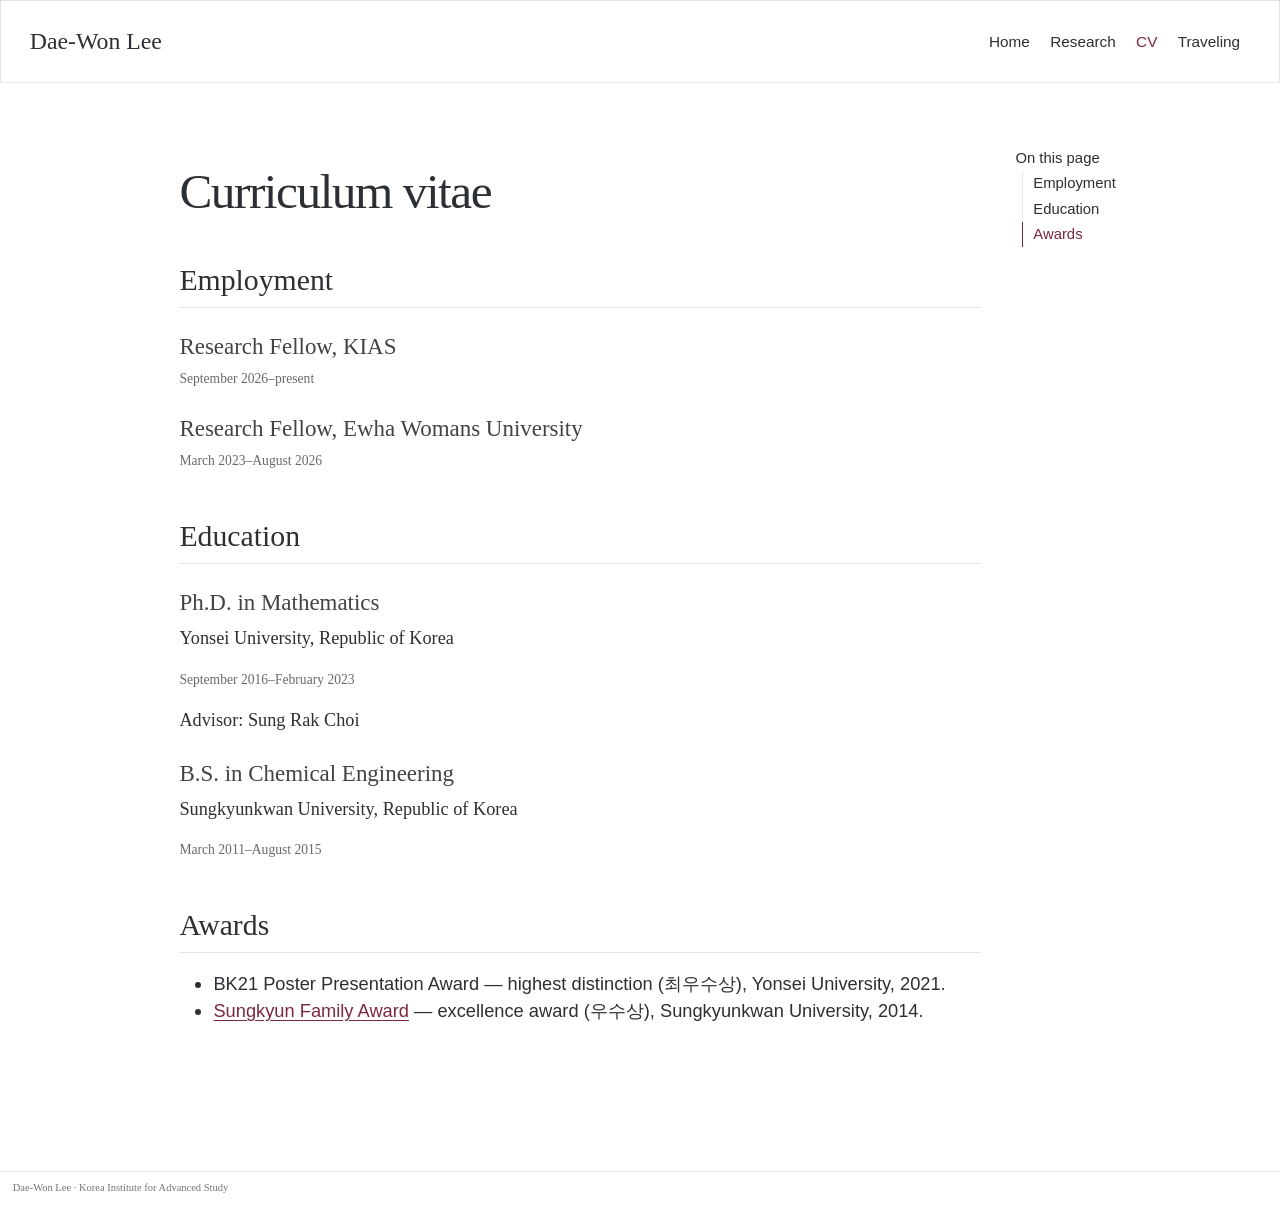
<file: docs/cv.html>
<!DOCTYPE html>
<html xmlns="http://www.w3.org/1999/xhtml" lang="en" xml:lang="en"><head>

<meta charset="utf-8">
<meta name="generator" content="quarto-1.10.19">

<meta name="viewport" content="width=device-width, initial-scale=1.0, user-scalable=yes">


<title>Curriculum vitae – Dae-Won Lee</title>
<style>
/* Default styles provided by pandoc.
** See https://pandoc.org/MANUAL.html#variables-for-html for config info.
*/
span.smallcaps{font-variant: small-caps;}
div.columns{display: flex; gap: 1.5em;}
div.column{flex: auto;}
@media screen {
div.columns{gap: min(4vw, 1.5em);}
div.column{overflow-x: auto;}
}
div.hanging-indent{margin-left: 1.5em; text-indent: -1.5em;}
ul.task-list{list-style: none;}
ul.task-list li input[type="checkbox"] {
  width: 0.8em;
  margin: 0 0.8em 0.2em -1em; /* quarto-specific, see https://github.com/quarto-dev/quarto-cli/issues/4556 */ 
  vertical-align: middle;
}
</style>


<script src="site_libs/quarto-nav/quarto-nav.js"></script>
<script src="site_libs/quarto-nav/headroom.min.js"></script>
<script src="site_libs/quarto-html/quarto.js" type="module"></script>
<script src="site_libs/quarto-html/tabsets/tabsets.js" type="module"></script>
<script src="site_libs/quarto-html/popper.min.js"></script>
<script src="site_libs/quarto-html/tippy.umd.min.js"></script>
<link href="site_libs/quarto-html/tippy.css" rel="stylesheet">
<link href="site_libs/quarto-html/quarto-syntax-highlighting-bf27225e3a48a9273f3daa8f8e829971.css" rel="stylesheet" id="quarto-text-highlighting-styles">
<script src="site_libs/bootstrap/bootstrap.min.js"></script>
<link href="site_libs/bootstrap/bootstrap-icons.css" rel="stylesheet">
<link href="site_libs/bootstrap/bootstrap-cd522dc3dabd6bd9a3ebb1998e235a8b.min.css" rel="stylesheet" append-hash="true" id="quarto-bootstrap" data-mode="light">
<script id="quarto-search-options" type="application/json">{
  "language": {
    "search-no-results-text": "No results",
    "search-matching-documents-text": "matching documents",
    "search-copy-link-title": "Copy link to search",
    "search-hide-matches-text": "Hide additional matches",
    "search-more-match-text": "more match in this document",
    "search-more-matches-text": "more matches in this document",
    "search-clear-button-title": "Clear",
    "search-text-placeholder": "",
    "search-detached-cancel-button-title": "Cancel",
    "search-submit-button-title": "Submit",
    "search-label": "Search"
  }
}</script>
<style>html{ scroll-behavior: smooth; }</style>


<meta property="og:title" content="Curriculum vitae – Dae-Won Lee">
<meta property="og:site_name" content="Dae-Won Lee">
<link rel="canonical" href="https://daewonlee92.github.io/cv.html">
</head>

<body class="nav-fixed quarto-light">

<div id="quarto-search-results"></div>
  <header id="quarto-header" class="headroom fixed-top">
    <nav class="navbar navbar-expand-lg " data-bs-theme="dark">
      <div class="navbar-container container-fluid">
      <div class="navbar-brand-container mx-auto">
    <a class="navbar-brand" href="./index.html">
    <span class="navbar-title">Dae-Won Lee</span>
    </a>
  </div>
          <button class="navbar-toggler" type="button" data-bs-toggle="collapse" data-bs-target="#navbarCollapse" aria-controls="navbarCollapse" role="menu" aria-expanded="false" aria-label="Toggle navigation" onclick="if (window.quartoToggleHeadroom) { window.quartoToggleHeadroom(); }">
  <span class="navbar-toggler-icon"></span>
</button>
          <div class="collapse navbar-collapse" id="navbarCollapse">
            <ul class="navbar-nav navbar-nav-scroll me-auto">
</ul>
            <ul class="navbar-nav navbar-nav-scroll ms-auto">
  <li class="nav-item">
    <a class="nav-link" href="./index.html"> 
<span class="menu-text">Home</span></a>
  </li>  
  <li class="nav-item">
    <a class="nav-link" href="./research.html"> 
<span class="menu-text">Research</span></a>
  </li>  
  <li class="nav-item">
    <a class="nav-link active" href="./cv.html" aria-current="page"> 
<span class="menu-text">CV</span></a>
  </li>  
  <li class="nav-item">
    <a class="nav-link" href="./conferences.html"> 
<span class="menu-text">Traveling</span></a>
  </li>  
</ul>
          </div> <!-- /navcollapse -->
            <div class="quarto-navbar-tools">
</div>
      </div> <!-- /container-fluid -->
    </nav>
</header>
<!-- content -->
<div id="quarto-content" class="quarto-container page-columns page-rows-contents page-layout-article page-navbar">
<!-- sidebar -->
<!-- margin-sidebar -->
    <div id="quarto-margin-sidebar" class="sidebar margin-sidebar">
        <nav id="TOC" role="doc-toc" class="toc-active">
    <h2 id="toc-title">On this page</h2>
   
  <ul class="collapse">
  <li><a href="#employment" id="toc-employment" class="nav-link active" data-scroll-target="#employment">Employment</a></li>
  <li><a href="#education" id="toc-education" class="nav-link" data-scroll-target="#education">Education</a></li>
  <li><a href="#awards" id="toc-awards" class="nav-link" data-scroll-target="#awards">Awards</a></li>
  </ul>
</nav>
    </div>
<!-- main -->
<main class="content" id="quarto-document-content">

<header id="title-block-header" class="quarto-title-block default">
<div class="quarto-title">
<h1 class="title">Curriculum vitae</h1>
</div>



<div class="quarto-title-meta">

    
  
    
  </div>
  


</header>


<section id="employment" class="level2">
<h2 data-anchor-id="employment">Employment</h2>
<section id="research-fellow-kias" class="level3">
<h3 data-anchor-id="research-fellow-kias">Research Fellow, KIAS</h3>
<div class="cv-date">
<p>September 2026–present</p>
</div>
</section>
<section id="research-fellow-ewha-womans-university" class="level3">
<h3 data-anchor-id="research-fellow-ewha-womans-university">Research Fellow, Ewha Womans University</h3>
<div class="cv-date">
<p>March 2023–August 2026</p>
</div>
</section>
</section>
<section id="education" class="level2">
<h2 data-anchor-id="education">Education</h2>
<section id="ph.d.-in-mathematics" class="level3">
<h3 data-anchor-id="ph.d.-in-mathematics">Ph.D.&nbsp;in Mathematics</h3>
<p>Yonsei University, Republic of Korea</p>
<div class="cv-date">
<p>September 2016–February 2023</p>
</div>
<p>Advisor: Sung Rak Choi</p>
</section>
<section id="b.s.-in-chemical-engineering" class="level3">
<h3 data-anchor-id="b.s.-in-chemical-engineering">B.S. in Chemical Engineering</h3>
<p>Sungkyunkwan University, Republic of Korea</p>
<div class="cv-date">
<p>March 2011–August 2015</p>
</div>
</section>
</section>
<section id="awards" class="level2">
<h2 data-anchor-id="awards">Awards</h2>
<ul>
<li>BK21 Poster Presentation Award — highest distinction (최우수상), Yonsei University, 2021.</li>
<li><a href="https://www.skku.edu/skku/campus/skk_comm/news.do?mode=view&amp;articleNo=14585">Sungkyun Family Award</a> — excellence award (우수상), Sungkyunkwan University, 2014.</li>
</ul>


</section>

</main> <!-- /main -->
<script id="quarto-html-after-body" type="application/javascript">
  window.document.addEventListener("DOMContentLoaded", function (event) {
      var localhostRegex = new RegExp(/^(?:http|https):\/\/localhost\:?[0-9]*\//);
      var mailtoRegex = new RegExp(/^mailto:/);
        var filterRegex = new RegExp("https:\/\/daewonlee92\.github\.io\/");
      var isInternal = (href) => {
          return filterRegex.test(href) || localhostRegex.test(href) || mailtoRegex.test(href);
      }
      // Inspect non-navigation links and adorn them if external
     var links = window.document.querySelectorAll('a[href]:not(.nav-link):not(.navbar-brand):not(.toc-action):not(.sidebar-link):not(.sidebar-item-toggle):not(.pagination-link):not(.no-external):not([aria-hidden]):not(.dropdown-item):not(.quarto-navigation-tool):not(.about-link)');
      for (var i=0; i<links.length; i++) {
        const link = links[i];
        if (!isInternal(link.href)) {
          // undo the damage that might have been done by quarto-nav.js in the case of
          // links that we want to consider external
          if (link.dataset.originalHref !== undefined) {
            link.href = link.dataset.originalHref;
          }
        }
      }
    function tippyHover(el, contentFn, onTriggerFn, onUntriggerFn) {
      const config = {
        allowHTML: true,
        maxWidth: 500,
        delay: 100,
        arrow: false,
        appendTo: function(el) {
            return el.parentElement;
        },
        interactive: true,
        interactiveBorder: 10,
        theme: 'quarto',
        placement: 'bottom-start',
      };
      if (contentFn) {
        config.content = contentFn;
      }
      if (onTriggerFn) {
        config.onTrigger = onTriggerFn;
      }
      if (onUntriggerFn) {
        config.onUntrigger = onUntriggerFn;
      }
      window.tippy(el, config); 
    }
    const noterefs = window.document.querySelectorAll('a[role="doc-noteref"]');
    for (var i=0; i<noterefs.length; i++) {
      const ref = noterefs[i];
      tippyHover(ref, function() {
        // use id or data attribute instead here
        let href = ref.getAttribute('data-footnote-href') || ref.getAttribute('href');
        try { href = new URL(href).hash; } catch {}
        const id = href.replace(/^#\/?/, "");
        const note = window.document.getElementById(id);
        if (note) {
          return note.innerHTML;
        } else {
          return "";
        }
      });
    }
    const xrefs = window.document.querySelectorAll('a.quarto-xref');
    const processXRef = (id, note) => {
      // Strip column container classes
      const stripColumnClz = (el) => {
        el.classList.remove("page-full", "page-columns");
        if (el.children) {
          for (const child of el.children) {
            stripColumnClz(child);
          }
        }
      }
      stripColumnClz(note)
      if (id === null || id.startsWith('sec-')) {
        // Special case sections, only their first couple elements
        const container = document.createElement("div");
        if (note.children && note.children.length > 2) {
          container.appendChild(note.children[0].cloneNode(true));
          for (let i = 1; i < note.children.length; i++) {
            const child = note.children[i];
            if (child.tagName === "P" && child.innerText === "") {
              continue;
            } else {
              container.appendChild(child.cloneNode(true));
              break;
            }
          }
          if (window.Quarto?.typesetMath) {
            window.Quarto.typesetMath(container);
          }
          return container.innerHTML
        } else {
          if (window.Quarto?.typesetMath) {
            window.Quarto.typesetMath(note);
          }
          return note.innerHTML;
        }
      } else {
        // Remove any anchor links if they are present
        const anchorLink = note.querySelector('a.anchorjs-link');
        if (anchorLink) {
          anchorLink.remove();
        }
        if (window.Quarto?.typesetMath) {
          window.Quarto.typesetMath(note);
        }
        if (note.classList.contains("callout")) {
          return note.outerHTML;
        } else {
          return note.innerHTML;
        }
      }
    }
    for (var i=0; i<xrefs.length; i++) {
      const xref = xrefs[i];
      tippyHover(xref, undefined, function(instance) {
        instance.disable();
        let url = xref.getAttribute('href');
        let hash = undefined; 
        if (url.startsWith('#')) {
          hash = url;
        } else {
          try { hash = new URL(url).hash; } catch {}
        }
        if (hash) {
          const id = hash.replace(/^#\/?/, "");
          const note = window.document.getElementById(id);
          if (note !== null) {
            try {
              const html = processXRef(id, note.cloneNode(true));
              instance.setContent(html);
            } finally {
              instance.enable();
              instance.show();
            }
          } else {
            // See if we can fetch this
            fetch(url.split('#')[0])
            .then(res => res.text())
            .then(html => {
              const parser = new DOMParser();
              const htmlDoc = parser.parseFromString(html, "text/html");
              const note = htmlDoc.getElementById(id);
              if (note !== null) {
                const html = processXRef(id, note);
                instance.setContent(html);
              } 
            }).finally(() => {
              instance.enable();
              instance.show();
            });
          }
        } else {
          // See if we can fetch a full url (with no hash to target)
          // This is a special case and we should probably do some content thinning / targeting
          fetch(url)
          .then(res => res.text())
          .then(html => {
            const parser = new DOMParser();
            const htmlDoc = parser.parseFromString(html, "text/html");
            const note = htmlDoc.querySelector('main.content');
            if (note !== null) {
              // This should only happen for chapter cross references
              // (since there is no id in the URL)
              // remove the first header
              if (note.children.length > 0 && note.children[0].tagName === "HEADER") {
                note.children[0].remove();
              }
              const html = processXRef(null, note);
              instance.setContent(html);
            } 
          }).finally(() => {
            instance.enable();
            instance.show();
          });
        }
      }, function(instance) {
      });
    }
        let selectedAnnoteEl;
        const selectorForAnnotation = ( cell, annotation) => {
          let cellAttr = 'data-code-cell="' + cell + '"';
          let lineAttr = 'data-code-annotation="' +  annotation + '"';
          const selector = 'span[' + cellAttr + '][' + lineAttr + ']';
          return selector;
        }
        const selectCodeLines = (annoteEl) => {
          const doc = window.document;
          const targetCell = annoteEl.getAttribute("data-target-cell");
          const targetAnnotation = annoteEl.getAttribute("data-target-annotation");
          const annoteSpan = window.document.querySelector(selectorForAnnotation(targetCell, targetAnnotation));
          const lines = annoteSpan.getAttribute("data-code-lines").split(",");
          const lineIds = lines.map((line) => {
            return targetCell + "-" + line;
          })
          let top = null;
          let height = null;
          let parent = null;
          if (lineIds.length > 0) {
              //compute the position of the single el (top and bottom and make a div)
              const el = window.document.getElementById(lineIds[0]);
              top = el.offsetTop;
              height = el.offsetHeight;
              parent = el.parentElement.parentElement;
            if (lineIds.length > 1) {
              const lastEl = window.document.getElementById(lineIds[lineIds.length - 1]);
              const bottom = lastEl.offsetTop + lastEl.offsetHeight;
              height = bottom - top;
            }
            if (top !== null && height !== null && parent !== null) {
              // cook up a div (if necessary) and position it 
              let div = window.document.getElementById("code-annotation-line-highlight");
              if (div === null) {
                div = window.document.createElement("div");
                div.setAttribute("id", "code-annotation-line-highlight");
                div.style.position = 'absolute';
                parent.appendChild(div);
              }
              div.style.top = top - 2 + "px";
              div.style.height = height + 4 + "px";
              div.style.left = 0;
              let gutterDiv = window.document.getElementById("code-annotation-line-highlight-gutter");
              if (gutterDiv === null) {
                gutterDiv = window.document.createElement("div");
                gutterDiv.setAttribute("id", "code-annotation-line-highlight-gutter");
                gutterDiv.style.position = 'absolute';
                const codeCell = window.document.getElementById(targetCell);
                const gutter = codeCell.querySelector('.code-annotation-gutter');
                gutter.appendChild(gutterDiv);
              }
              gutterDiv.style.top = top - 2 + "px";
              gutterDiv.style.height = height + 4 + "px";
            }
            selectedAnnoteEl = annoteEl;
          }
        };
        const unselectCodeLines = () => {
          const elementsIds = ["code-annotation-line-highlight", "code-annotation-line-highlight-gutter"];
          elementsIds.forEach((elId) => {
            const div = window.document.getElementById(elId);
            if (div) {
              div.remove();
            }
          });
          selectedAnnoteEl = undefined;
        };
          // Handle positioning of the toggle
      window.addEventListener(
        "resize",
        throttle(() => {
          elRect = undefined;
          if (selectedAnnoteEl) {
            selectCodeLines(selectedAnnoteEl);
          }
        }, 10)
      );
      function throttle(fn, ms) {
      let throttle = false;
      let timer;
        return (...args) => {
          if(!throttle) { // first call gets through
              fn.apply(this, args);
              throttle = true;
          } else { // all the others get throttled
              if(timer) clearTimeout(timer); // cancel #2
              timer = setTimeout(() => {
                fn.apply(this, args);
                timer = throttle = false;
              }, ms);
          }
        };
      }
        // Attach click handler to the DT
        const annoteDls = window.document.querySelectorAll('dt[data-target-cell]');
        for (const annoteDlNode of annoteDls) {
          annoteDlNode.addEventListener('click', (event) => {
            const clickedEl = event.target;
            if (clickedEl !== selectedAnnoteEl) {
              unselectCodeLines();
              const activeEl = window.document.querySelector('dt[data-target-cell].code-annotation-active');
              if (activeEl) {
                activeEl.classList.remove('code-annotation-active');
              }
              selectCodeLines(clickedEl);
              clickedEl.classList.add('code-annotation-active');
            } else {
              // Unselect the line
              unselectCodeLines();
              clickedEl.classList.remove('code-annotation-active');
            }
          });
        }
    const findCites = (el) => {
      const parentEl = el.parentElement;
      if (parentEl) {
        const cites = parentEl.dataset.cites;
        if (cites) {
          return {
            el,
            cites: cites.split(' ')
          };
        } else {
          return findCites(el.parentElement)
        }
      } else {
        return undefined;
      }
    };
    var bibliorefs = window.document.querySelectorAll('a[role="doc-biblioref"]');
    for (var i=0; i<bibliorefs.length; i++) {
      const ref = bibliorefs[i];
      const citeInfo = findCites(ref);
      if (citeInfo) {
        tippyHover(citeInfo.el, function() {
          var popup = window.document.createElement('div');
          citeInfo.cites.forEach(function(cite) {
            var citeDiv = window.document.createElement('div');
            citeDiv.classList.add('hanging-indent');
            citeDiv.classList.add('csl-entry');
            var biblioDiv = window.document.getElementById('ref-' + cite);
            if (biblioDiv) {
              citeDiv.innerHTML = biblioDiv.innerHTML;
            }
            popup.appendChild(citeDiv);
          });
          return popup.innerHTML;
        });
      }
    }
  });
  </script>
</div> <!-- /content -->
<footer class="footer">
  <div class="nav-footer">
    <div class="nav-footer-left">
<p>Dae-Won Lee · Korea Institute for Advanced Study</p>
</div>   
    <div class="nav-footer-center">
      &nbsp;
    </div>
    <div class="nav-footer-right">
      &nbsp;
    </div>
  </div>
</footer>




<script src="site_libs/quarto-html/zenscroll-min.js"></script>
</body></html>
</file>
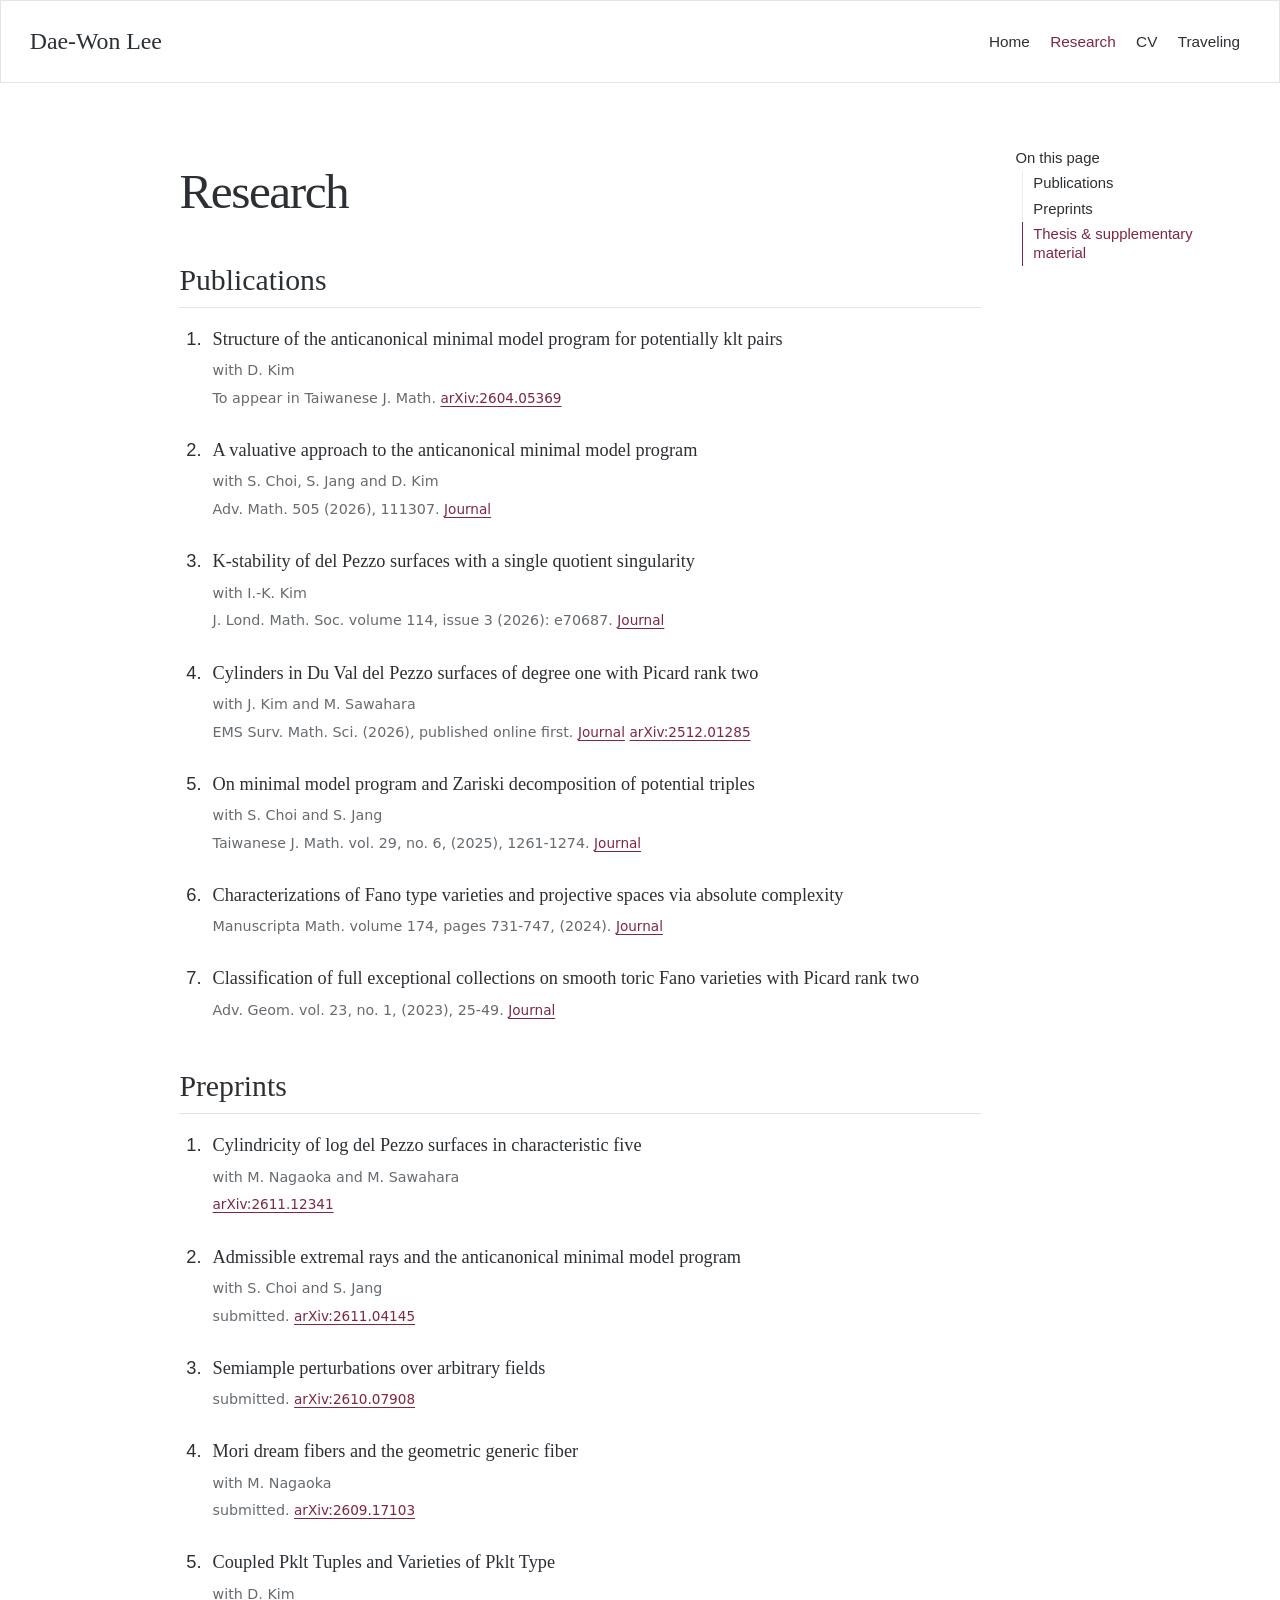
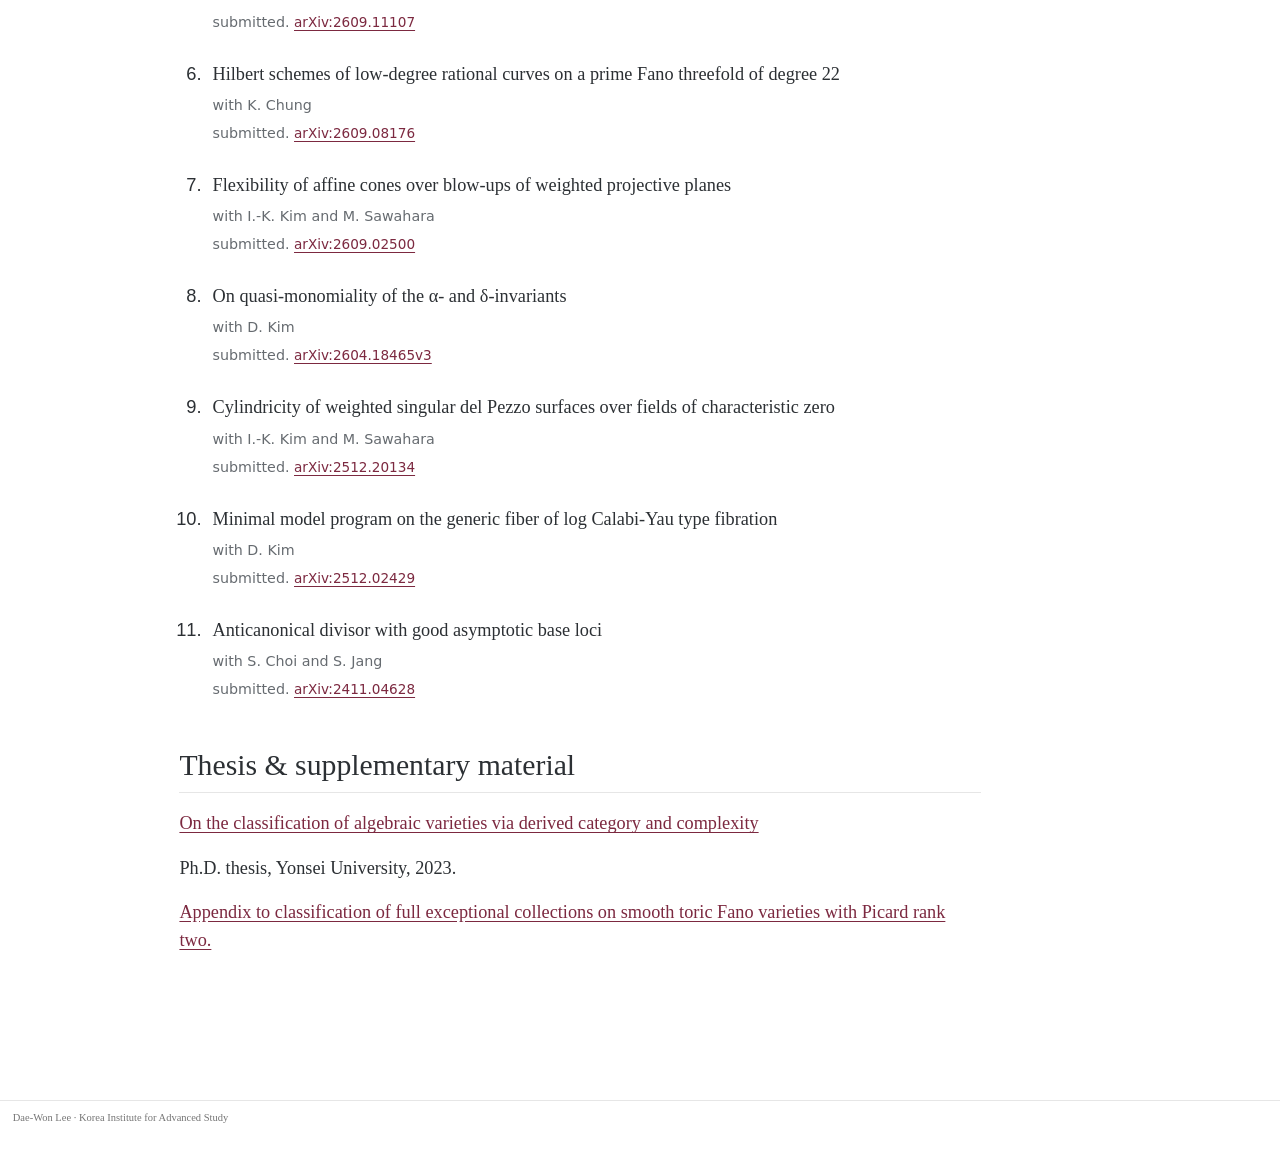
<file: docs/research.html>
<!DOCTYPE html>
<html xmlns="http://www.w3.org/1999/xhtml" lang="en" xml:lang="en"><head>

<meta charset="utf-8">
<meta name="generator" content="quarto-1.10.19">

<meta name="viewport" content="width=device-width, initial-scale=1.0, user-scalable=yes">


<title>Research – Dae-Won Lee</title>
<style>
/* Default styles provided by pandoc.
** See https://pandoc.org/MANUAL.html#variables-for-html for config info.
*/
span.smallcaps{font-variant: small-caps;}
div.columns{display: flex; gap: 1.5em;}
div.column{flex: auto;}
@media screen {
div.columns{gap: min(4vw, 1.5em);}
div.column{overflow-x: auto;}
}
div.hanging-indent{margin-left: 1.5em; text-indent: -1.5em;}
ul.task-list{list-style: none;}
ul.task-list li input[type="checkbox"] {
  width: 0.8em;
  margin: 0 0.8em 0.2em -1em; /* quarto-specific, see https://github.com/quarto-dev/quarto-cli/issues/4556 */ 
  vertical-align: middle;
}
</style>


<script src="site_libs/quarto-nav/quarto-nav.js"></script>
<script src="site_libs/quarto-nav/headroom.min.js"></script>
<script src="site_libs/quarto-html/quarto.js" type="module"></script>
<script src="site_libs/quarto-html/tabsets/tabsets.js" type="module"></script>
<script src="site_libs/quarto-html/popper.min.js"></script>
<script src="site_libs/quarto-html/tippy.umd.min.js"></script>
<link href="site_libs/quarto-html/tippy.css" rel="stylesheet">
<link href="site_libs/quarto-html/quarto-syntax-highlighting-bf27225e3a48a9273f3daa8f8e829971.css" rel="stylesheet" id="quarto-text-highlighting-styles">
<script src="site_libs/bootstrap/bootstrap.min.js"></script>
<link href="site_libs/bootstrap/bootstrap-icons.css" rel="stylesheet">
<link href="site_libs/bootstrap/bootstrap-cd522dc3dabd6bd9a3ebb1998e235a8b.min.css" rel="stylesheet" append-hash="true" id="quarto-bootstrap" data-mode="light">
<script id="quarto-search-options" type="application/json">{
  "language": {
    "search-no-results-text": "No results",
    "search-matching-documents-text": "matching documents",
    "search-copy-link-title": "Copy link to search",
    "search-hide-matches-text": "Hide additional matches",
    "search-more-match-text": "more match in this document",
    "search-more-matches-text": "more matches in this document",
    "search-clear-button-title": "Clear",
    "search-text-placeholder": "",
    "search-detached-cancel-button-title": "Cancel",
    "search-submit-button-title": "Submit",
    "search-label": "Search"
  }
}</script>
<style>html{ scroll-behavior: smooth; }</style>


<meta property="og:title" content="Research – Dae-Won Lee">
<meta property="og:description" content="My research interests lie broadly in algebraic geometry, with an emphasis on birational geometry.">
<meta property="og:site_name" content="Dae-Won Lee">
<link rel="canonical" href="https://daewonlee92.github.io/research.html">
</head>

<body class="nav-fixed quarto-light">

<div id="quarto-search-results"></div>
  <header id="quarto-header" class="headroom fixed-top">
    <nav class="navbar navbar-expand-lg " data-bs-theme="dark">
      <div class="navbar-container container-fluid">
      <div class="navbar-brand-container mx-auto">
    <a class="navbar-brand" href="./index.html">
    <span class="navbar-title">Dae-Won Lee</span>
    </a>
  </div>
          <button class="navbar-toggler" type="button" data-bs-toggle="collapse" data-bs-target="#navbarCollapse" aria-controls="navbarCollapse" role="menu" aria-expanded="false" aria-label="Toggle navigation" onclick="if (window.quartoToggleHeadroom) { window.quartoToggleHeadroom(); }">
  <span class="navbar-toggler-icon"></span>
</button>
          <div class="collapse navbar-collapse" id="navbarCollapse">
            <ul class="navbar-nav navbar-nav-scroll me-auto">
</ul>
            <ul class="navbar-nav navbar-nav-scroll ms-auto">
  <li class="nav-item">
    <a class="nav-link" href="./index.html"> 
<span class="menu-text">Home</span></a>
  </li>  
  <li class="nav-item">
    <a class="nav-link active" href="./research.html" aria-current="page"> 
<span class="menu-text">Research</span></a>
  </li>  
  <li class="nav-item">
    <a class="nav-link" href="./cv.html"> 
<span class="menu-text">CV</span></a>
  </li>  
  <li class="nav-item">
    <a class="nav-link" href="./conferences.html"> 
<span class="menu-text">Traveling</span></a>
  </li>  
</ul>
          </div> <!-- /navcollapse -->
            <div class="quarto-navbar-tools">
</div>
      </div> <!-- /container-fluid -->
    </nav>
</header>
<!-- content -->
<div id="quarto-content" class="quarto-container page-columns page-rows-contents page-layout-article page-navbar">
<!-- sidebar -->
<!-- margin-sidebar -->
    <div id="quarto-margin-sidebar" class="sidebar margin-sidebar">
        <nav id="TOC" role="doc-toc" class="toc-active">
    <h2 id="toc-title">On this page</h2>
   
  <ul>
  <li><a href="#publications" id="toc-publications" class="nav-link active" data-scroll-target="#publications">Publications</a></li>
  <li><a href="#preprints" id="toc-preprints" class="nav-link" data-scroll-target="#preprints">Preprints</a></li>
  <li><a href="#thesis" id="toc-thesis" class="nav-link" data-scroll-target="#thesis">Thesis &amp; supplementary material</a></li>
  </ul>
</nav>
    </div>
<!-- main -->
<main class="content" id="quarto-document-content">

<header id="title-block-header" class="quarto-title-block default">
<div class="quarto-title">
<h1 class="title">Research</h1>
</div>



<div class="quarto-title-meta">

    
  
    
  </div>
  


</header>


<section id="publications" class="level2">
<h2 data-anchor-id="publications">Publications</h2>
<div class="paper-list">
<ol type="1">
<li><p>Structure of the anticanonical minimal model program for potentially klt pairs</p>
<div class="paper-meta">
<p>with D. Kim</p>
<p>To appear in Taiwanese J. Math. <a href="https://arxiv.org/abs/2604.05369">arXiv:2604.05369</a></p>
</div></li>
<li><p>A valuative approach to the anticanonical minimal model program</p>
<div class="paper-meta">
<p>with S. Choi, S. Jang and D. Kim</p>
<p>Adv. Math. 505 (2026), 111307. <a href="https://doi.org/10.1016/j.aim.2026.111307">Journal</a></p>
</div></li>
<li><p>K-stability of del Pezzo surfaces with a single quotient singularity</p>
<div class="paper-meta">
<p>with I.-K. Kim</p>
<p>J. Lond. Math. Soc. volume 114, issue 3 (2026): e70687. <a href="https://doi.org/10.1112/jlms.70687">Journal</a></p>
</div></li>
<li><p>Cylinders in Du Val del Pezzo surfaces of degree one with Picard rank two</p>
<div class="paper-meta">
<p>with J. Kim and M. Sawahara</p>
<p>EMS Surv. Math. Sci. (2026), published online first. <a href="https://doi.org/10.4171/EMSS/132">Journal</a> <a href="https://arxiv.org/abs/2512.01285">arXiv:2512.01285</a></p>
</div></li>
<li><p>On minimal model program and Zariski decomposition of potential triples</p>
<div class="paper-meta">
<p>with S. Choi and S. Jang</p>
<p>Taiwanese J. Math. vol.&nbsp;29, no. 6, (2025), 1261-1274. <a href="https://doi.org/10.11650/tjm/250406">Journal</a></p>
</div></li>
<li><p>Characterizations of Fano type varieties and projective spaces via absolute complexity</p>
<div class="paper-meta">
<p>Manuscripta Math. volume 174, pages 731-747, (2024). <a href="https://doi.org/10.1007/s00229-023-01526-y">Journal</a></p>
</div></li>
<li><p>Classification of full exceptional collections on smooth toric Fano varieties with Picard rank two</p>
<div class="paper-meta">
<p>Adv. Geom. vol.&nbsp;23, no. 1, (2023), 25-49. <a href="https://doi.org/10.1515/advgeom-2022-0025">Journal</a></p>
</div></li>
</ol>
</div>
</section>
<section id="preprints" class="level2">
<h2 data-anchor-id="preprints">Preprints</h2>
<div class="paper-list">
<ol type="1">
<li><p>Cylindricity of log del Pezzo surfaces in characteristic five</p>
<div class="paper-meta">
<p>with M. Nagaoka and M. Sawahara</p>
<p><a href="https://arxiv.org/abs/2611.12341">arXiv:2611.12341</a></p>
</div></li>
<li><p>Admissible extremal rays and the anticanonical minimal model program</p>
<div class="paper-meta">
<p>with S. Choi and S. Jang</p>
<p>submitted. <a href="https://arxiv.org/abs/2611.04145">arXiv:2611.04145</a></p>
</div></li>
<li><p>Semiample perturbations over arbitrary fields</p>
<div class="paper-meta">
<p>submitted. <a href="https://arxiv.org/abs/2610.07908">arXiv:2610.07908</a></p>
</div></li>
<li><p>Mori dream fibers and the geometric generic fiber</p>
<div class="paper-meta">
<p>with M. Nagaoka</p>
<p>submitted. <a href="https://arxiv.org/abs/2609.17103">arXiv:2609.17103</a></p>
</div></li>
<li><p>Coupled Pklt Tuples and Varieties of Pklt Type</p>
<div class="paper-meta">
<p>with D. Kim</p>
<p>submitted. <a href="https://arxiv.org/abs/2609.11107">arXiv:2609.11107</a></p>
</div></li>
<li><p>Hilbert schemes of low-degree rational curves on a prime Fano threefold of degree 22</p>
<div class="paper-meta">
<p>with K. Chung</p>
<p>submitted. <a href="https://arxiv.org/abs/2609.08176">arXiv:2609.08176</a></p>
</div></li>
<li><p>Flexibility of affine cones over blow-ups of weighted projective planes</p>
<div class="paper-meta">
<p>with I.-K. Kim and M. Sawahara</p>
<p>submitted. <a href="https://arxiv.org/abs/2609.02500">arXiv:2609.02500</a></p>
</div></li>
<li><p>On quasi-monomiality of the α- and δ-invariants</p>
<div class="paper-meta">
<p>with D. Kim</p>
<p>submitted. <a href="https://arxiv.org/abs/2604.18465v3">arXiv:2604.18465v3</a></p>
</div></li>
<li><p>Cylindricity of weighted singular del Pezzo surfaces over fields of characteristic zero</p>
<div class="paper-meta">
<p>with I.-K. Kim and M. Sawahara</p>
<p>submitted. <a href="https://arxiv.org/abs/2512.20134">arXiv:2512.20134</a></p>
</div></li>
<li><p>Minimal model program on the generic fiber of log Calabi-Yau type fibration</p>
<div class="paper-meta">
<p>with D. Kim</p>
<p>submitted. <a href="https://arxiv.org/abs/2512.02429">arXiv:2512.02429</a></p>
</div></li>
<li><p>Anticanonical divisor with good asymptotic base loci</p>
<div class="paper-meta">
<p>with S. Choi and S. Jang</p>
<p>submitted. <a href="https://arxiv.org/abs/2411.04628">arXiv:2411.04628</a></p>
</div></li>
</ol>
</div>
</section>
<section id="thesis" class="level2">
<h2 data-anchor-id="thesis">Thesis &amp; supplementary material</h2>
<p><a href="https://www.riss.kr/link?id=T16627082">On the classification of algebraic varieties via derived category and complexity</a></p>
<p>Ph.D.&nbsp;thesis, Yonsei University, 2023.</p>
<p><a href="https://drive.google.com/file/d/1QQ5haVQBeCjr2WMFavIl71oUjUGN507n/view?usp=sharing">Appendix to classification of full exceptional collections on smooth toric Fano varieties with Picard rank two.</a></p>


</section>

</main> <!-- /main -->
<script id="quarto-html-after-body" type="application/javascript">
  window.document.addEventListener("DOMContentLoaded", function (event) {
      var localhostRegex = new RegExp(/^(?:http|https):\/\/localhost\:?[0-9]*\//);
      var mailtoRegex = new RegExp(/^mailto:/);
        var filterRegex = new RegExp("https:\/\/daewonlee92\.github\.io\/");
      var isInternal = (href) => {
          return filterRegex.test(href) || localhostRegex.test(href) || mailtoRegex.test(href);
      }
      // Inspect non-navigation links and adorn them if external
     var links = window.document.querySelectorAll('a[href]:not(.nav-link):not(.navbar-brand):not(.toc-action):not(.sidebar-link):not(.sidebar-item-toggle):not(.pagination-link):not(.no-external):not([aria-hidden]):not(.dropdown-item):not(.quarto-navigation-tool):not(.about-link)');
      for (var i=0; i<links.length; i++) {
        const link = links[i];
        if (!isInternal(link.href)) {
          // undo the damage that might have been done by quarto-nav.js in the case of
          // links that we want to consider external
          if (link.dataset.originalHref !== undefined) {
            link.href = link.dataset.originalHref;
          }
        }
      }
    function tippyHover(el, contentFn, onTriggerFn, onUntriggerFn) {
      const config = {
        allowHTML: true,
        maxWidth: 500,
        delay: 100,
        arrow: false,
        appendTo: function(el) {
            return el.parentElement;
        },
        interactive: true,
        interactiveBorder: 10,
        theme: 'quarto',
        placement: 'bottom-start',
      };
      if (contentFn) {
        config.content = contentFn;
      }
      if (onTriggerFn) {
        config.onTrigger = onTriggerFn;
      }
      if (onUntriggerFn) {
        config.onUntrigger = onUntriggerFn;
      }
      window.tippy(el, config); 
    }
    const noterefs = window.document.querySelectorAll('a[role="doc-noteref"]');
    for (var i=0; i<noterefs.length; i++) {
      const ref = noterefs[i];
      tippyHover(ref, function() {
        // use id or data attribute instead here
        let href = ref.getAttribute('data-footnote-href') || ref.getAttribute('href');
        try { href = new URL(href).hash; } catch {}
        const id = href.replace(/^#\/?/, "");
        const note = window.document.getElementById(id);
        if (note) {
          return note.innerHTML;
        } else {
          return "";
        }
      });
    }
    const xrefs = window.document.querySelectorAll('a.quarto-xref');
    const processXRef = (id, note) => {
      // Strip column container classes
      const stripColumnClz = (el) => {
        el.classList.remove("page-full", "page-columns");
        if (el.children) {
          for (const child of el.children) {
            stripColumnClz(child);
          }
        }
      }
      stripColumnClz(note)
      if (id === null || id.startsWith('sec-')) {
        // Special case sections, only their first couple elements
        const container = document.createElement("div");
        if (note.children && note.children.length > 2) {
          container.appendChild(note.children[0].cloneNode(true));
          for (let i = 1; i < note.children.length; i++) {
            const child = note.children[i];
            if (child.tagName === "P" && child.innerText === "") {
              continue;
            } else {
              container.appendChild(child.cloneNode(true));
              break;
            }
          }
          if (window.Quarto?.typesetMath) {
            window.Quarto.typesetMath(container);
          }
          return container.innerHTML
        } else {
          if (window.Quarto?.typesetMath) {
            window.Quarto.typesetMath(note);
          }
          return note.innerHTML;
        }
      } else {
        // Remove any anchor links if they are present
        const anchorLink = note.querySelector('a.anchorjs-link');
        if (anchorLink) {
          anchorLink.remove();
        }
        if (window.Quarto?.typesetMath) {
          window.Quarto.typesetMath(note);
        }
        if (note.classList.contains("callout")) {
          return note.outerHTML;
        } else {
          return note.innerHTML;
        }
      }
    }
    for (var i=0; i<xrefs.length; i++) {
      const xref = xrefs[i];
      tippyHover(xref, undefined, function(instance) {
        instance.disable();
        let url = xref.getAttribute('href');
        let hash = undefined; 
        if (url.startsWith('#')) {
          hash = url;
        } else {
          try { hash = new URL(url).hash; } catch {}
        }
        if (hash) {
          const id = hash.replace(/^#\/?/, "");
          const note = window.document.getElementById(id);
          if (note !== null) {
            try {
              const html = processXRef(id, note.cloneNode(true));
              instance.setContent(html);
            } finally {
              instance.enable();
              instance.show();
            }
          } else {
            // See if we can fetch this
            fetch(url.split('#')[0])
            .then(res => res.text())
            .then(html => {
              const parser = new DOMParser();
              const htmlDoc = parser.parseFromString(html, "text/html");
              const note = htmlDoc.getElementById(id);
              if (note !== null) {
                const html = processXRef(id, note);
                instance.setContent(html);
              } 
            }).finally(() => {
              instance.enable();
              instance.show();
            });
          }
        } else {
          // See if we can fetch a full url (with no hash to target)
          // This is a special case and we should probably do some content thinning / targeting
          fetch(url)
          .then(res => res.text())
          .then(html => {
            const parser = new DOMParser();
            const htmlDoc = parser.parseFromString(html, "text/html");
            const note = htmlDoc.querySelector('main.content');
            if (note !== null) {
              // This should only happen for chapter cross references
              // (since there is no id in the URL)
              // remove the first header
              if (note.children.length > 0 && note.children[0].tagName === "HEADER") {
                note.children[0].remove();
              }
              const html = processXRef(null, note);
              instance.setContent(html);
            } 
          }).finally(() => {
            instance.enable();
            instance.show();
          });
        }
      }, function(instance) {
      });
    }
        let selectedAnnoteEl;
        const selectorForAnnotation = ( cell, annotation) => {
          let cellAttr = 'data-code-cell="' + cell + '"';
          let lineAttr = 'data-code-annotation="' +  annotation + '"';
          const selector = 'span[' + cellAttr + '][' + lineAttr + ']';
          return selector;
        }
        const selectCodeLines = (annoteEl) => {
          const doc = window.document;
          const targetCell = annoteEl.getAttribute("data-target-cell");
          const targetAnnotation = annoteEl.getAttribute("data-target-annotation");
          const annoteSpan = window.document.querySelector(selectorForAnnotation(targetCell, targetAnnotation));
          const lines = annoteSpan.getAttribute("data-code-lines").split(",");
          const lineIds = lines.map((line) => {
            return targetCell + "-" + line;
          })
          let top = null;
          let height = null;
          let parent = null;
          if (lineIds.length > 0) {
              //compute the position of the single el (top and bottom and make a div)
              const el = window.document.getElementById(lineIds[0]);
              top = el.offsetTop;
              height = el.offsetHeight;
              parent = el.parentElement.parentElement;
            if (lineIds.length > 1) {
              const lastEl = window.document.getElementById(lineIds[lineIds.length - 1]);
              const bottom = lastEl.offsetTop + lastEl.offsetHeight;
              height = bottom - top;
            }
            if (top !== null && height !== null && parent !== null) {
              // cook up a div (if necessary) and position it 
              let div = window.document.getElementById("code-annotation-line-highlight");
              if (div === null) {
                div = window.document.createElement("div");
                div.setAttribute("id", "code-annotation-line-highlight");
                div.style.position = 'absolute';
                parent.appendChild(div);
              }
              div.style.top = top - 2 + "px";
              div.style.height = height + 4 + "px";
              div.style.left = 0;
              let gutterDiv = window.document.getElementById("code-annotation-line-highlight-gutter");
              if (gutterDiv === null) {
                gutterDiv = window.document.createElement("div");
                gutterDiv.setAttribute("id", "code-annotation-line-highlight-gutter");
                gutterDiv.style.position = 'absolute';
                const codeCell = window.document.getElementById(targetCell);
                const gutter = codeCell.querySelector('.code-annotation-gutter');
                gutter.appendChild(gutterDiv);
              }
              gutterDiv.style.top = top - 2 + "px";
              gutterDiv.style.height = height + 4 + "px";
            }
            selectedAnnoteEl = annoteEl;
          }
        };
        const unselectCodeLines = () => {
          const elementsIds = ["code-annotation-line-highlight", "code-annotation-line-highlight-gutter"];
          elementsIds.forEach((elId) => {
            const div = window.document.getElementById(elId);
            if (div) {
              div.remove();
            }
          });
          selectedAnnoteEl = undefined;
        };
          // Handle positioning of the toggle
      window.addEventListener(
        "resize",
        throttle(() => {
          elRect = undefined;
          if (selectedAnnoteEl) {
            selectCodeLines(selectedAnnoteEl);
          }
        }, 10)
      );
      function throttle(fn, ms) {
      let throttle = false;
      let timer;
        return (...args) => {
          if(!throttle) { // first call gets through
              fn.apply(this, args);
              throttle = true;
          } else { // all the others get throttled
              if(timer) clearTimeout(timer); // cancel #2
              timer = setTimeout(() => {
                fn.apply(this, args);
                timer = throttle = false;
              }, ms);
          }
        };
      }
        // Attach click handler to the DT
        const annoteDls = window.document.querySelectorAll('dt[data-target-cell]');
        for (const annoteDlNode of annoteDls) {
          annoteDlNode.addEventListener('click', (event) => {
            const clickedEl = event.target;
            if (clickedEl !== selectedAnnoteEl) {
              unselectCodeLines();
              const activeEl = window.document.querySelector('dt[data-target-cell].code-annotation-active');
              if (activeEl) {
                activeEl.classList.remove('code-annotation-active');
              }
              selectCodeLines(clickedEl);
              clickedEl.classList.add('code-annotation-active');
            } else {
              // Unselect the line
              unselectCodeLines();
              clickedEl.classList.remove('code-annotation-active');
            }
          });
        }
    const findCites = (el) => {
      const parentEl = el.parentElement;
      if (parentEl) {
        const cites = parentEl.dataset.cites;
        if (cites) {
          return {
            el,
            cites: cites.split(' ')
          };
        } else {
          return findCites(el.parentElement)
        }
      } else {
        return undefined;
      }
    };
    var bibliorefs = window.document.querySelectorAll('a[role="doc-biblioref"]');
    for (var i=0; i<bibliorefs.length; i++) {
      const ref = bibliorefs[i];
      const citeInfo = findCites(ref);
      if (citeInfo) {
        tippyHover(citeInfo.el, function() {
          var popup = window.document.createElement('div');
          citeInfo.cites.forEach(function(cite) {
            var citeDiv = window.document.createElement('div');
            citeDiv.classList.add('hanging-indent');
            citeDiv.classList.add('csl-entry');
            var biblioDiv = window.document.getElementById('ref-' + cite);
            if (biblioDiv) {
              citeDiv.innerHTML = biblioDiv.innerHTML;
            }
            popup.appendChild(citeDiv);
          });
          return popup.innerHTML;
        });
      }
    }
  });
  </script>
</div> <!-- /content -->
<footer class="footer">
  <div class="nav-footer">
    <div class="nav-footer-left">
<p>Dae-Won Lee · Korea Institute for Advanced Study</p>
</div>   
    <div class="nav-footer-center">
      &nbsp;
    </div>
    <div class="nav-footer-right">
      &nbsp;
    </div>
  </div>
</footer>




<script src="site_libs/quarto-html/zenscroll-min.js"></script>
</body></html>
</file>
<file: docs/site_libs/quarto-html/tippy.css>
.tippy-box[data-animation=fade][data-state=hidden]{opacity:0}[data-tippy-root]{max-width:calc(100vw - 10px)}.tippy-box{position:relative;background-color:#333;color:#fff;border-radius:4px;font-size:14px;line-height:1.4;white-space:normal;outline:0;transition-property:transform,visibility,opacity}.tippy-box[data-placement^=top]>.tippy-arrow{bottom:0}.tippy-box[data-placement^=top]>.tippy-arrow:before{bottom:-7px;left:0;border-width:8px 8px 0;border-top-color:initial;transform-origin:center top}.tippy-box[data-placement^=bottom]>.tippy-arrow{top:0}.tippy-box[data-placement^=bottom]>.tippy-arrow:before{top:-7px;left:0;border-width:0 8px 8px;border-bottom-color:initial;transform-origin:center bottom}.tippy-box[data-placement^=left]>.tippy-arrow{right:0}.tippy-box[data-placement^=left]>.tippy-arrow:before{border-width:8px 0 8px 8px;border-left-color:initial;right:-7px;transform-origin:center left}.tippy-box[data-placement^=right]>.tippy-arrow{left:0}.tippy-box[data-placement^=right]>.tippy-arrow:before{left:-7px;border-width:8px 8px 8px 0;border-right-color:initial;transform-origin:center right}.tippy-box[data-inertia][data-state=visible]{transition-timing-function:cubic-bezier(.54,1.5,.38,1.11)}.tippy-arrow{width:16px;height:16px;color:#333}.tippy-arrow:before{content:"";position:absolute;border-color:transparent;border-style:solid}.tippy-content{position:relative;padding:5px 9px;z-index:1}
</file>
<file: docs/site_libs/quarto-html/quarto-syntax-highlighting-bf27225e3a48a9273f3daa8f8e829971.css>
/* quarto syntax highlight colors */
:root {
  --quarto-hl-ot-color: #003B4F;
  --quarto-hl-at-color: #657422;
  --quarto-hl-ss-color: #20794D;
  --quarto-hl-an-color: #5E5E5E;
  --quarto-hl-fu-color: #4758AB;
  --quarto-hl-st-color: #20794D;
  --quarto-hl-cf-color: #003B4F;
  --quarto-hl-op-color: #5E5E5E;
  --quarto-hl-er-color: #AD0000;
  --quarto-hl-bn-color: #AD0000;
  --quarto-hl-al-color: #AD0000;
  --quarto-hl-va-color: #111111;
  --quarto-hl-bu-color: inherit;
  --quarto-hl-ex-color: inherit;
  --quarto-hl-pp-color: #AD0000;
  --quarto-hl-in-color: #5E5E5E;
  --quarto-hl-vs-color: #20794D;
  --quarto-hl-wa-color: #5E5E5E;
  --quarto-hl-do-color: #5E5E5E;
  --quarto-hl-im-color: #00769E;
  --quarto-hl-ch-color: #20794D;
  --quarto-hl-dt-color: #AD0000;
  --quarto-hl-fl-color: #AD0000;
  --quarto-hl-co-color: #5E5E5E;
  --quarto-hl-cv-color: #5E5E5E;
  --quarto-hl-cn-color: #8f5902;
  --quarto-hl-sc-color: #5E5E5E;
  --quarto-hl-dv-color: #AD0000;
  --quarto-hl-kw-color: #003B4F;
}

/* other quarto variables */
:root {
  --quarto-font-monospace: SFMono-Regular, Menlo, Monaco, Consolas, "Liberation Mono", "Courier New", monospace;
}

/* syntax highlight based on Pandoc's rules */
pre > code.sourceCode > span {
  color: #003B4F;
}

code.sourceCode > span {
  color: #003B4F;
}

div.sourceCode,
div.sourceCode pre.sourceCode {
  color: #003B4F;
}

/* Normal */
code span {
  color: #003B4F;
}

/* Alert */
code span.al {
  color: #AD0000;
  font-style: inherit;
}

/* Annotation */
code span.an {
  color: #5E5E5E;
  font-style: inherit;
}

/* Attribute */
code span.at {
  color: #657422;
  font-style: inherit;
}

/* BaseN */
code span.bn {
  color: #AD0000;
  font-style: inherit;
}

/* BuiltIn */
code span.bu {
  font-style: inherit;
}

/* ControlFlow */
code span.cf {
  color: #003B4F;
  font-weight: bold;
  font-style: inherit;
}

/* Char */
code span.ch {
  color: #20794D;
  font-style: inherit;
}

/* Constant */
code span.cn {
  color: #8f5902;
  font-style: inherit;
}

/* Comment */
code span.co {
  color: #5E5E5E;
  font-style: inherit;
}

/* CommentVar */
code span.cv {
  color: #5E5E5E;
  font-style: italic;
}

/* Documentation */
code span.do {
  color: #5E5E5E;
  font-style: italic;
}

/* DataType */
code span.dt {
  color: #AD0000;
  font-style: inherit;
}

/* DecVal */
code span.dv {
  color: #AD0000;
  font-style: inherit;
}

/* Error */
code span.er {
  color: #AD0000;
  font-style: inherit;
}

/* Extension */
code span.ex {
  font-style: inherit;
}

/* Float */
code span.fl {
  color: #AD0000;
  font-style: inherit;
}

/* Function */
code span.fu {
  color: #4758AB;
  font-style: inherit;
}

/* Import */
code span.im {
  color: #00769E;
  font-style: inherit;
}

/* Information */
code span.in {
  color: #5E5E5E;
  font-style: inherit;
}

/* Keyword */
code span.kw {
  color: #003B4F;
  font-weight: bold;
  font-style: inherit;
}

/* Operator */
code span.op {
  color: #5E5E5E;
  font-style: inherit;
}

/* Other */
code span.ot {
  color: #003B4F;
  font-style: inherit;
}

/* Preprocessor */
code span.pp {
  color: #AD0000;
  font-style: inherit;
}

/* SpecialChar */
code span.sc {
  color: #5E5E5E;
  font-style: inherit;
}

/* SpecialString */
code span.ss {
  color: #20794D;
  font-style: inherit;
}

/* String */
code span.st {
  color: #20794D;
  font-style: inherit;
}

/* Variable */
code span.va {
  color: #111111;
  font-style: inherit;
}

/* VerbatimString */
code span.vs {
  color: #20794D;
  font-style: inherit;
}

/* Warning */
code span.wa {
  color: #5E5E5E;
  font-style: italic;
}

.prevent-inlining {
  content: "</";
}

/*# sourceMappingURL=8be38f48d34c45af72792cbd699585e7.css.map */
</file>
